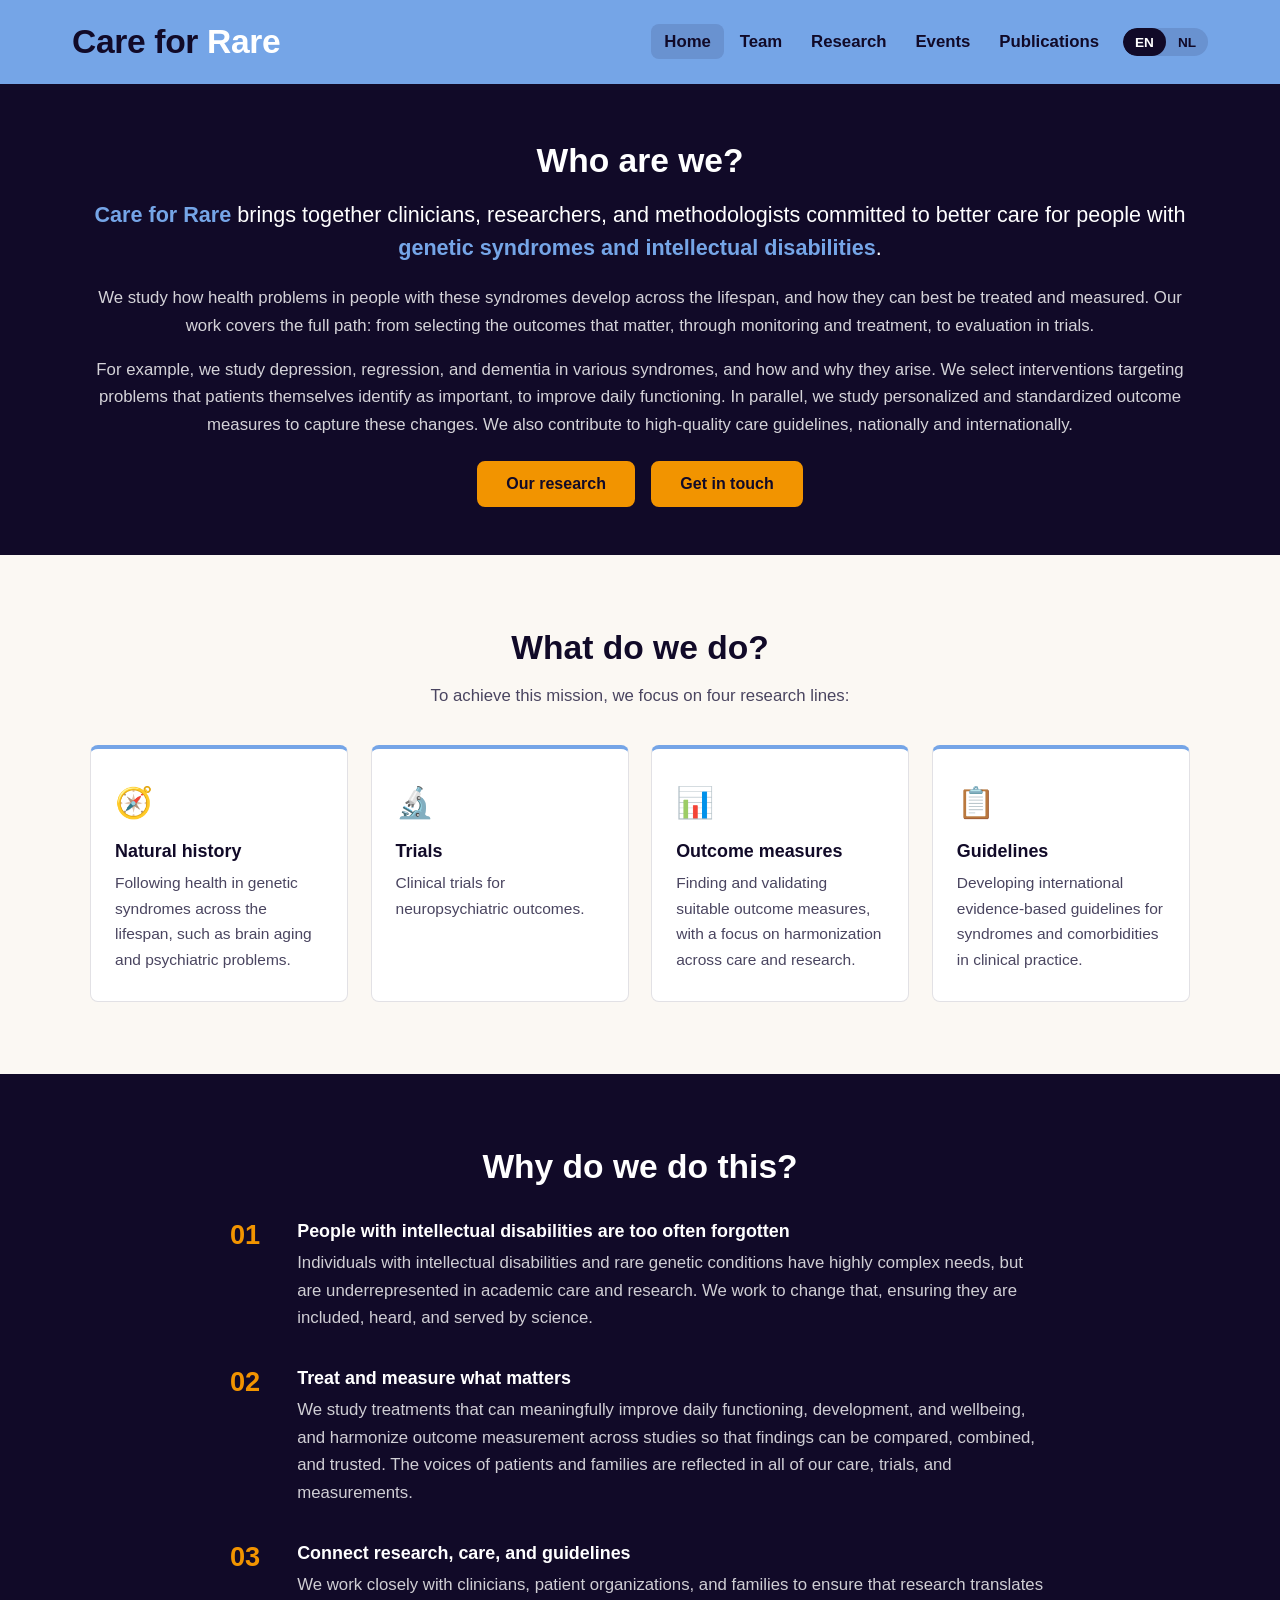
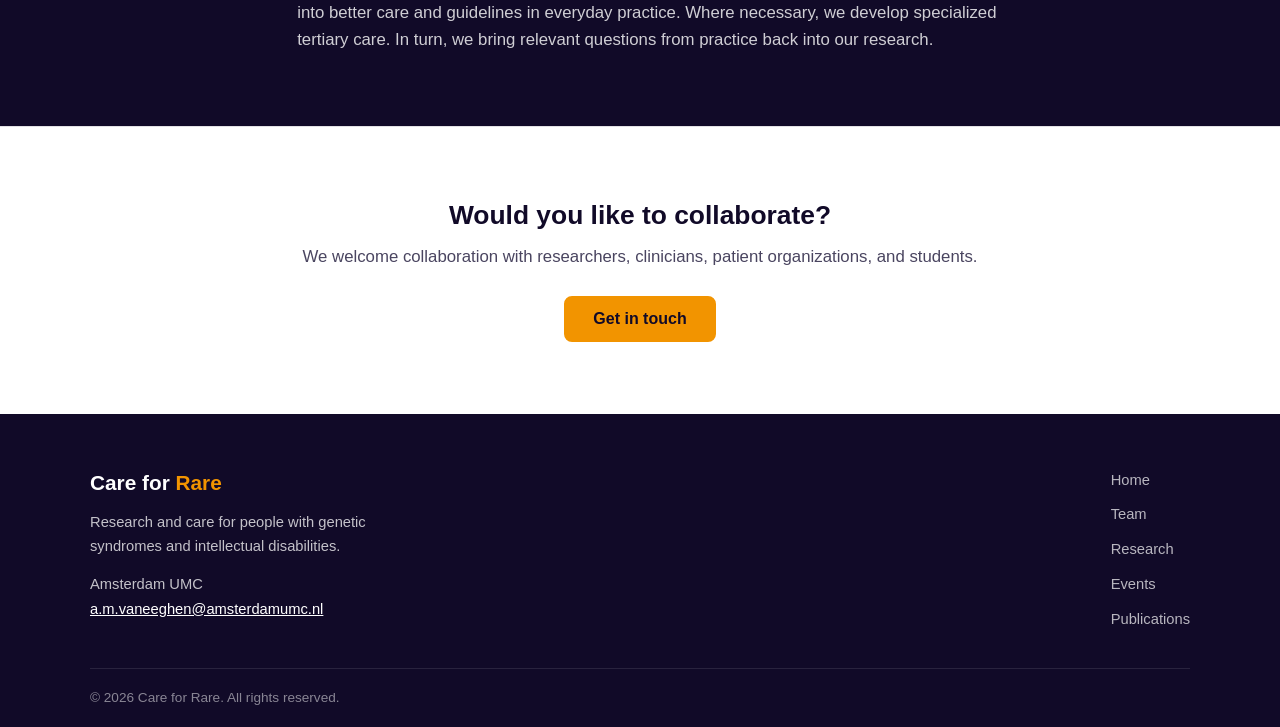
<file: index.html>
<!DOCTYPE html>
<html lang="en">
<head>
  <meta charset="UTF-8">
  <meta name="viewport" content="width=device-width, initial-scale=1.0">
  <title>Home | Care for Rare</title>
  <meta name="description" content="Research and care for people with genetic syndromes and intellectual disabilities.">
  <link rel="stylesheet" href="style.css">
</head>
<body>
  <a class="skip-link" href="#main"><span class="lang-en">Skip to content</span><span class="lang-nl">Naar de inhoud</span></a>
  <nav class="navbar" aria-label="Main">
    <div class="nav-container">
      <a href="index.html" class="nav-logo"><span class="lang-en">Care for <span class="accent">Rare</span></span><span class="lang-nl">Zorg voor <span class="accent">Zeldzaam</span></span></a>
      <ul class="nav-links">
        <li><a href="index.html" class="active" aria-current="page">Home</a></li>
        <li><a href="team.html">Team</a></li>
        <li><a href="research.html"><span class="lang-en">Research</span><span class="lang-nl">Onderzoek</span></a></li>
        <li><a href="events.html"><span class="lang-en">Events</span><span class="lang-nl">Evenementen</span></a></li>
        <li><a href="publications.html"><span class="lang-en">Publications</span><span class="lang-nl">Publicaties</span></a></li>
        <li>
          <div class="lang-switch" role="group" aria-label="Language">
            <button type="button" data-lang="en" class="active">EN</button>
            <button type="button" data-lang="nl">NL</button>
          </div>
        </li>
      </ul>
      <button class="nav-toggle" type="button" aria-label="Menu" aria-expanded="false">
        <span></span><span></span><span></span>
      </button>
    </div>
  </nav>

  <main id="main">
    <section class="hero">
      <div class="hero-content">
        <h1 class="lang-en">Who are we?</h1><h1 class="lang-nl">Wie zijn wij?</h1>
        <p class="lang-en hero-lead"><span class="hl">Care for Rare</span> brings together clinicians, researchers, and methodologists committed to better care for people with <span class="hl">genetic syndromes and intellectual disabilities</span>.</p><p class="lang-nl hero-lead"><span class="hl">Zorg voor Zeldzaam</span> brengt clinici, onderzoekers en methodologen samen die zich inzetten voor betere zorg voor mensen met <span class="hl">genetische syndromen en verstandelijke beperkingen</span>.</p>
        <p class="lang-en hero-body">We study how health problems in people with these syndromes develop across the lifespan, and how they can best be treated and measured. Our work covers the full path: from selecting the outcomes that matter, through monitoring and treatment, to evaluation in trials.</p><p class="lang-nl hero-body">Wij onderzoeken hoe gezondheidsproblemen bij mensen met deze syndromen verlopen over de levensloop, en hoe deze het beste behandeld en gemeten kunnen worden. Ons werk omvat het volledige traject: van het kiezen van belangrijke uitkomsten, via monitoring en behandeling, tot evaluatie in trials.</p>
        <p class="lang-en hero-body">For example, we study depression, regression, and dementia in various syndromes, and how and why they arise. We select interventions targeting problems that patients themselves identify as important, to improve daily functioning. In parallel, we study personalized and standardized outcome measures to capture these changes. We also contribute to high-quality care guidelines, nationally and internationally.</p><p class="lang-nl hero-body">Zo bestuderen we depressie, regressie en dementie bij diverse syndromen, en hoe en waarom deze ontstaan. We kiezen interventies gericht op problemen die patiënten zelf als belangrijk aanwijzen, om het dagelijks functioneren te verbeteren. Tegelijkertijd onderzoeken we gepersonaliseerde en gestandaardiseerde uitkomstmaten om dit goed te kunnen meten. Ook werken we mee aan goede richtlijnen voor de zorg, nationaal en internationaal.</p>
        <div class="hero-cta">
          <a href="research.html" class="btn btn-primary"><span class="lang-en">Our research</span><span class="lang-nl">Ons onderzoek</span></a>
          <a href="mailto:a.m.vaneeghen@amsterdamumc.nl" class="btn btn-ghost"><span class="lang-en">Get in touch</span><span class="lang-nl">Neem contact op</span></a>
        </div>
      </div>
    </section>

    <section class="section">
      <div class="container">
        <h2 class="lang-en section-heading">What do we do?</h2><h2 class="lang-nl section-heading">Wat doen wij?</h2>
        <p class="lang-en section-intro">To achieve this mission, we focus on four research lines:</p><p class="lang-nl section-intro">Om deze missie te bereiken, richten wij ons op vier onderzoekslijnen:</p>
        <div class="theme-grid">
          <a href="research.html#natural-history" class="theme-card">
            <span class="theme-icon" aria-hidden="true">🧭</span>
            <h3 class="lang-en">Natural history</h3><h3 class="lang-nl">Natuurlijk beloop</h3>
            <p class="lang-en">Following health in genetic syndromes across the lifespan, such as brain aging and psychiatric problems.</p><p class="lang-nl">Het volgen van de gezondheid bij syndromen over de levensloop, zoals veroudering van het brein en psychiatrische problemen.</p>
          </a>
          <a href="research.html#trials" class="theme-card">
            <span class="theme-icon" aria-hidden="true">🔬</span>
            <h3 class="lang-en">Trials</h3><h3 class="lang-nl">Trials</h3>
            <p class="lang-en">Clinical trials for neuropsychiatric outcomes.</p><p class="lang-nl">Klinische trials voor neuropsychiatrische uitkomsten.</p>
          </a>
          <a href="research.html#outcomes" class="theme-card">
            <span class="theme-icon" aria-hidden="true">📊</span>
            <h3 class="lang-en">Outcome measures</h3><h3 class="lang-nl">Uitkomstmaten</h3>
            <p class="lang-en">Finding and validating suitable outcome measures, with a focus on harmonization across care and research.</p><p class="lang-nl">Het vinden en valideren van geschikte uitkomstmaten, met focus op harmonisatie in zorg en onderzoek.</p>
          </a>
          <a href="research.html#guidelines" class="theme-card">
            <span class="theme-icon" aria-hidden="true">📋</span>
            <h3 class="lang-en">Guidelines</h3><h3 class="lang-nl">Richtlijnen</h3>
            <p class="lang-en">Developing international evidence-based guidelines for syndromes and comorbidities in clinical practice.</p><p class="lang-nl">Het ontwikkelen van internationale evidence-based richtlijnen voor syndromen en comorbiditeit in de klinische praktijk.</p>
          </a>
        </div>
      </div>
    </section>

    <section class="section section-dark">
      <div class="container narrow">
        <h2 class="lang-en section-heading">Why do we do this?</h2><h2 class="lang-nl section-heading">Waarom doen wij dit?</h2>
        <div class="mission-list">
          <div class="mission-item">
            <span class="mission-num">01</span>
            <div>
              <h3 class="lang-en">People with intellectual disabilities are too often forgotten</h3><h3 class="lang-nl">Mensen met verstandelijke beperkingen worden te vaak vergeten</h3>
              <p class="lang-en">Individuals with intellectual disabilities and rare genetic conditions have highly complex needs, but are underrepresented in academic care and research. We work to change that, ensuring they are included, heard, and served by science.</p><p class="lang-nl">Mensen met verstandelijke beperkingen en zeldzame genetische aandoeningen hebben vaak zeer complexe zorgvragen, maar zijn ondervertegenwoordigd in academische zorg en onderzoek. Wij werken eraan dit te veranderen, zodat zij worden meegenomen, gehoord en bediend door de wetenschap.</p>
            </div>
          </div>
          <div class="mission-item">
            <span class="mission-num">02</span>
            <div>
              <h3 class="lang-en">Treat and measure what matters</h3><h3 class="lang-nl">Behandelen en meten wat ertoe doet</h3>
              <p class="lang-en">We study treatments that can meaningfully improve daily functioning, development, and wellbeing, and harmonize outcome measurement across studies so that findings can be compared, combined, and trusted. The voices of patients and families are reflected in all of our care, trials, and measurements.</p><p class="lang-nl">Wij onderzoeken behandelingen die het dagelijks functioneren, de ontwikkeling en het welzijn wezenlijk kunnen verbeteren, en harmoniseren uitkomstmetingen tussen studies, zodat resultaten vergeleken, gecombineerd en vertrouwd kunnen worden. De stem van patiënten en families klinkt door in al onze zorg, trials en metingen.</p>
            </div>
          </div>
          <div class="mission-item">
            <span class="mission-num">03</span>
            <div>
              <h3 class="lang-en">Connect research, care, and guidelines</h3><h3 class="lang-nl">Onderzoek, zorg en richtlijnen verbinden</h3>
              <p class="lang-en">We work closely with clinicians, patient organizations, and families to ensure that research translates into better care and guidelines in everyday practice. Where necessary, we develop specialized tertiary care. In turn, we bring relevant questions from practice back into our research.</p><p class="lang-nl">Wij werken nauw samen met clinici, patiëntenorganisaties en families, zodat onderzoek zich vertaalt naar betere zorg en richtlijnen in de dagelijkse praktijk. Waar nodig ontwikkelen we gespecialiseerde tertiaire zorg. Andersom halen we relevante vragen op uit het veld en vertalen die naar goed onderzoek.</p>
            </div>
          </div>
        </div>
      </div>
    </section>

    <section class="cta-band">
      <div class="container">
        <h2 class="lang-en">Would you like to collaborate?</h2><h2 class="lang-nl">Interesse in samenwerking?</h2>
        <p class="lang-en">We welcome collaboration with researchers, clinicians, patient organizations, and students.</p><p class="lang-nl">Wij verwelkomen samenwerking met onderzoekers, clinici, patiëntenorganisaties en studenten.</p>
        <a href="mailto:a.m.vaneeghen@amsterdamumc.nl" class="btn btn-primary"><span class="lang-en">Get in touch</span><span class="lang-nl">Neem contact op</span></a>
      </div>
    </section>
  </main>

  <footer class="footer">
    <div class="footer-content">
      <div>
        <div class="footer-logo"><span class="lang-en">Care for <span class="accent">Rare</span></span><span class="lang-nl">Zorg voor <span class="accent">Zeldzaam</span></span></div>
        <p><span class="lang-en">Research and care for people with genetic syndromes and intellectual disabilities.</span><span class="lang-nl">Onderzoek en zorg voor mensen met genetische syndromen en verstandelijke beperkingen.</span></p>
        <p class="footer-contact">Amsterdam UMC<br><a href="mailto:a.m.vaneeghen@amsterdamumc.nl">a.m.vaneeghen@amsterdamumc.nl</a></p>
      </div>
      <ul class="footer-links">
        <li><a href="index.html">Home</a></li>
        <li><a href="team.html">Team</a></li>
        <li><a href="research.html"><span class="lang-en">Research</span><span class="lang-nl">Onderzoek</span></a></li>
        <li><a href="events.html"><span class="lang-en">Events</span><span class="lang-nl">Evenementen</span></a></li>
        <li><a href="publications.html"><span class="lang-en">Publications</span><span class="lang-nl">Publicaties</span></a></li>
      </ul>
    </div>
    <div class="footer-bottom">
      <p>&copy; 2026 <span class="lang-en">Care for Rare</span><span class="lang-nl">Zorg voor Zeldzaam</span>. <span class="lang-en">All rights reserved.</span><span class="lang-nl">Alle rechten voorbehouden.</span></p>
    </div>
  </footer>

  <script src="script.js"></script>
</body>
</html>
</file>
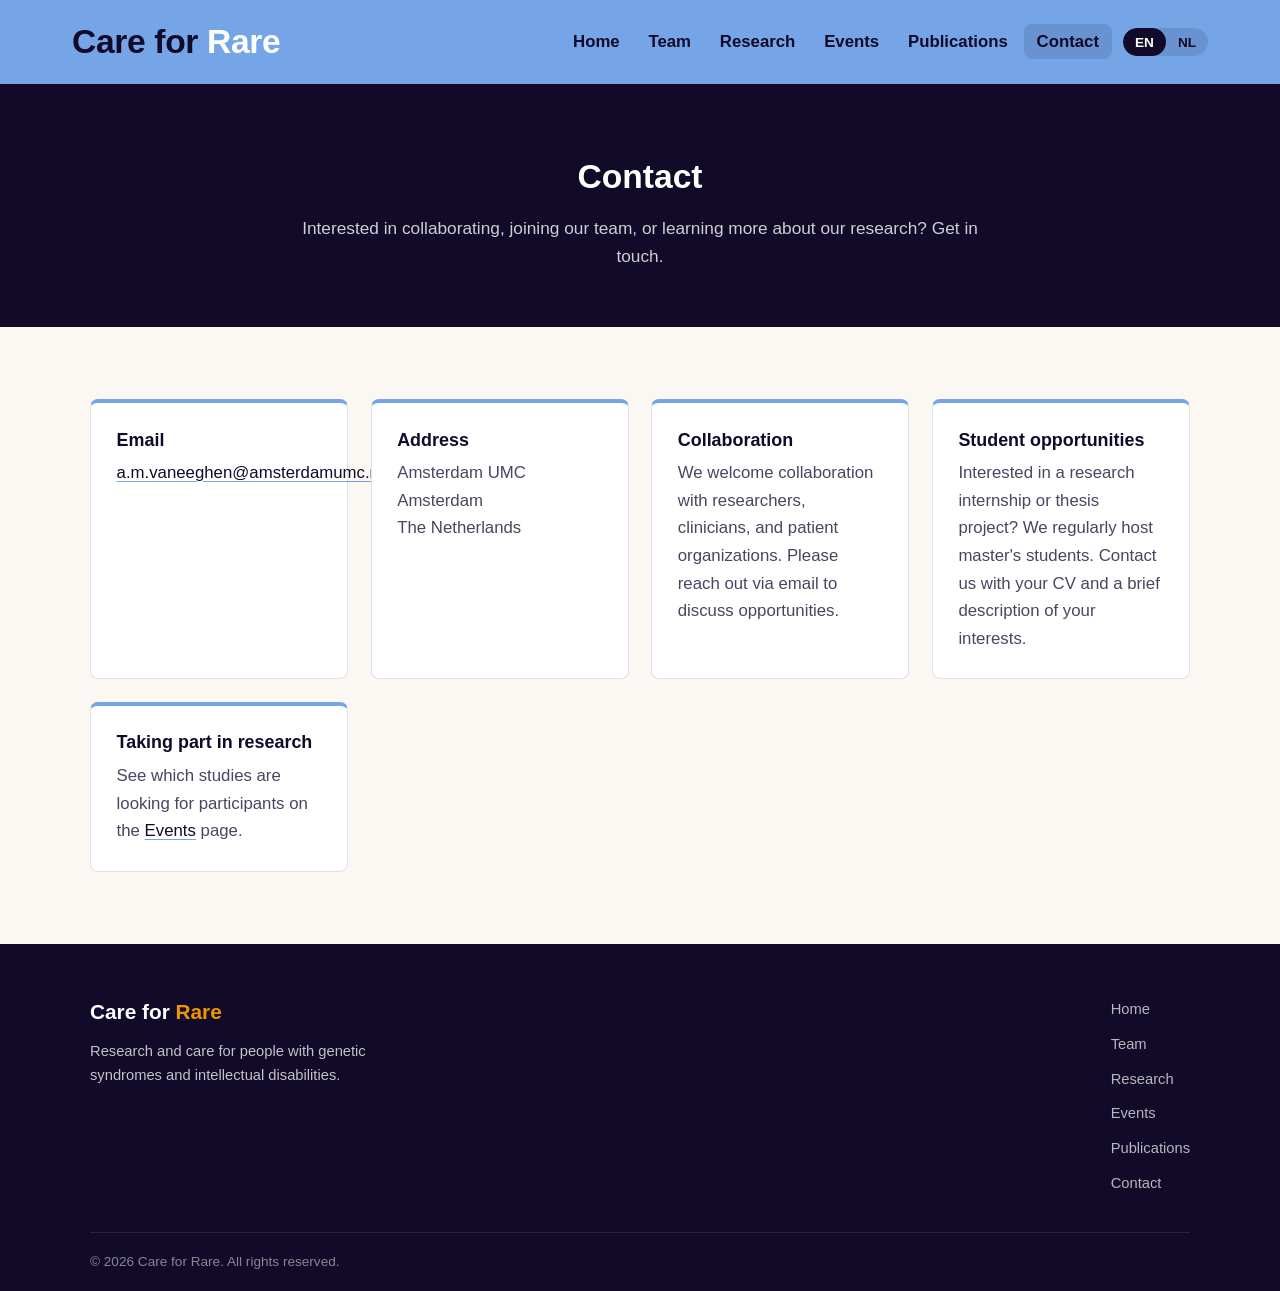
<file: contact.html>
<!DOCTYPE html>
<html lang="en">
<head>
  <meta charset="UTF-8">
  <meta name="viewport" content="width=device-width, initial-scale=1.0">
  <title>Contact | Care for Rare</title>
  <meta name="description" content="Research and care for people with genetic syndromes and intellectual disabilities.">
  <link rel="stylesheet" href="style.css">
</head>
<body>
  <a class="skip-link" href="#main"><span class="lang-en">Skip to content</span><span class="lang-nl">Naar de inhoud</span></a>
  <nav class="navbar" aria-label="Main">
    <div class="nav-container">
      <a href="index.html" class="nav-logo"><span class="lang-en">Care for <span class="accent">Rare</span></span><span class="lang-nl">Zorg voor <span class="accent">zeldzaam</span></span></a>
      <ul class="nav-links">
        <li><a href="index.html">Home</a></li>
        <li><a href="team.html">Team</a></li>
        <li><a href="research.html"><span class="lang-en">Research</span><span class="lang-nl">Onderzoek</span></a></li>
        <li><a href="events.html"><span class="lang-en">Events</span><span class="lang-nl">Evenementen</span></a></li>
        <li><a href="publications.html"><span class="lang-en">Publications</span><span class="lang-nl">Publicaties</span></a></li>
        <li><a href="contact.html" class="active" aria-current="page">Contact</a></li>
        <li>
          <div class="lang-switch" role="group" aria-label="Language">
            <button type="button" data-lang="en" class="active">EN</button>
            <button type="button" data-lang="nl">NL</button>
          </div>
        </li>
      </ul>
      <button class="nav-toggle" type="button" aria-label="Menu" aria-expanded="false">
        <span></span><span></span><span></span>
      </button>
    </div>
  </nav>

  <main id="main">
    <section class="page-hero">
      <div class="hero-content">
        <h1 class="lang-en">Contact</h1><h1 class="lang-nl">Contact</h1>
        <p class="lang-en">Interested in collaborating, joining our team, or learning more about our research? Get in touch.</p><p class="lang-nl">Geïnteresseerd in samenwerking, wilt u zich bij ons team aansluiten, of wilt u meer weten over ons onderzoek? Neem contact met ons op.</p>
      </div>
    </section>

    <section class="section">
      <div class="container">
        <div class="contact-grid">
          <div class="contact-info-block">
            <h2 class="lang-en">Email</h2><h2 class="lang-nl">E-mail</h2>
            <p><a href="mailto:a.m.vaneeghen@amsterdamumc.nl">a.m.vaneeghen@amsterdamumc.nl</a></p>
          </div>
          <div class="contact-info-block">
            <h2 class="lang-en">Address</h2><h2 class="lang-nl">Adres</h2>
            <p>Amsterdam UMC<br>Amsterdam<br><span class="lang-en">The Netherlands</span><span class="lang-nl">Nederland</span></p>
          </div>
          <div class="contact-info-block">
            <h2 class="lang-en">Collaboration</h2><h2 class="lang-nl">Samenwerking</h2>
            <p class="lang-en">We welcome collaboration with researchers, clinicians, and patient organizations. Please reach out via email to discuss opportunities.</p><p class="lang-nl">Wij verwelkomen samenwerking met onderzoekers, clinici en patiëntenorganisaties. Neem contact op via e-mail om mogelijkheden te bespreken.</p>
          </div>
          <div class="contact-info-block">
            <h2 class="lang-en">Student opportunities</h2><h2 class="lang-nl">Stageplekken</h2>
            <p class="lang-en">Interested in a research internship or thesis project? We regularly host master's students. Contact us with your CV and a brief description of your interests.</p><p class="lang-nl">Geïnteresseerd in een onderzoeksstage of afstudeerproject? Wij begeleiden regelmatig masterstudenten. Neem contact met ons op met uw cv en een korte beschrijving van uw interesses.</p>
          </div>
          <div class="contact-info-block">
            <h2 class="lang-en">Taking part in research</h2><h2 class="lang-nl">Deelnemen aan onderzoek</h2>
            <p class="lang-en">See which studies are looking for participants on the <a href="events.html">Events</a> page.</p><p class="lang-nl">Bekijk welke studies deelnemers zoeken op de pagina <a href="events.html">Evenementen</a>.</p>
          </div>
        </div>
      </div>
    </section>
  </main>

  <footer class="footer">
    <div class="footer-content">
      <div>
        <div class="footer-logo"><span class="lang-en">Care for <span class="accent">Rare</span></span><span class="lang-nl">Zorg voor <span class="accent">zeldzaam</span></span></div>
        <p><span class="lang-en">Research and care for people with genetic syndromes and intellectual disabilities.</span><span class="lang-nl">Onderzoek en zorg voor mensen met genetische syndromen en verstandelijke beperkingen.</span></p>
      </div>
      <ul class="footer-links">
        <li><a href="index.html">Home</a></li>
        <li><a href="team.html">Team</a></li>
        <li><a href="research.html"><span class="lang-en">Research</span><span class="lang-nl">Onderzoek</span></a></li>
        <li><a href="events.html"><span class="lang-en">Events</span><span class="lang-nl">Evenementen</span></a></li>
        <li><a href="publications.html"><span class="lang-en">Publications</span><span class="lang-nl">Publicaties</span></a></li>
        <li><a href="contact.html">Contact</a></li>
      </ul>
    </div>
    <div class="footer-bottom">
      <p>&copy; 2026 <span class="lang-en">Care for Rare</span><span class="lang-nl">Zorg voor zeldzaam</span>. <span class="lang-en">All rights reserved.</span><span class="lang-nl">Alle rechten voorbehouden.</span></p>
    </div>
  </footer>

  <script src="script.js"></script>
</body>
</html>
</file>
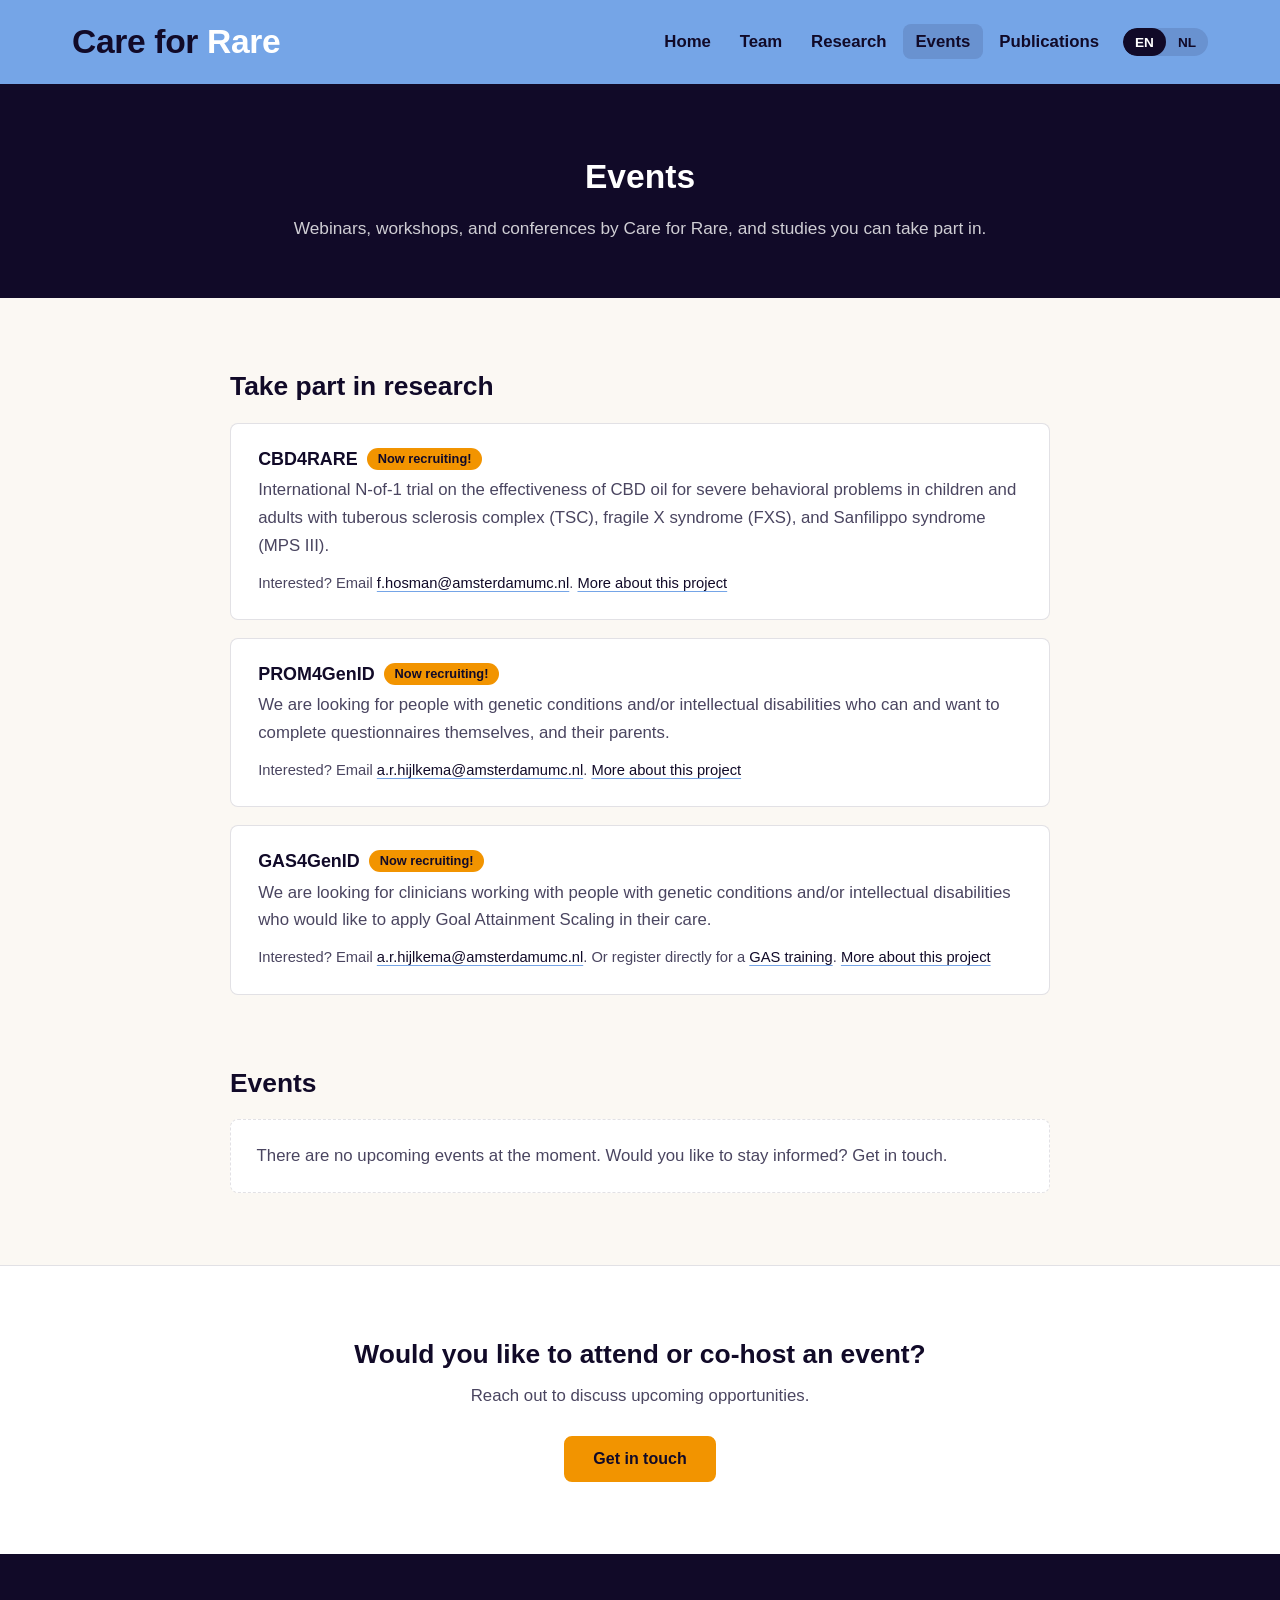
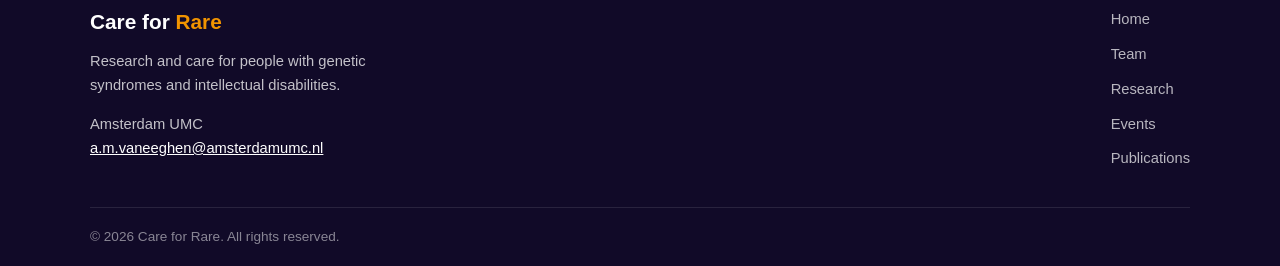
<file: events.html>
<!DOCTYPE html>
<html lang="en">
<head>
  <meta charset="UTF-8">
  <meta name="viewport" content="width=device-width, initial-scale=1.0">
  <title>Events | Care for Rare</title>
  <meta name="description" content="Research and care for people with genetic syndromes and intellectual disabilities.">
  <link rel="stylesheet" href="style.css">
</head>
<body>
  <a class="skip-link" href="#main"><span class="lang-en">Skip to content</span><span class="lang-nl">Naar de inhoud</span></a>
  <nav class="navbar" aria-label="Main">
    <div class="nav-container">
      <a href="index.html" class="nav-logo"><span class="lang-en">Care for <span class="accent">Rare</span></span><span class="lang-nl">Zorg voor <span class="accent">Zeldzaam</span></span></a>
      <ul class="nav-links">
        <li><a href="index.html">Home</a></li>
        <li><a href="team.html">Team</a></li>
        <li><a href="research.html"><span class="lang-en">Research</span><span class="lang-nl">Onderzoek</span></a></li>
        <li><a href="events.html" class="active" aria-current="page"><span class="lang-en">Events</span><span class="lang-nl">Evenementen</span></a></li>
        <li><a href="publications.html"><span class="lang-en">Publications</span><span class="lang-nl">Publicaties</span></a></li>
        <li>
          <div class="lang-switch" role="group" aria-label="Language">
            <button type="button" data-lang="en" class="active">EN</button>
            <button type="button" data-lang="nl">NL</button>
          </div>
        </li>
      </ul>
      <button class="nav-toggle" type="button" aria-label="Menu" aria-expanded="false">
        <span></span><span></span><span></span>
      </button>
    </div>
  </nav>

  <main id="main">
    <section class="page-hero">
      <div class="hero-content">
        <h1 class="lang-en">Events</h1><h1 class="lang-nl">Evenementen</h1>
        <p class="lang-en">Webinars, workshops, and conferences by Care for Rare, and studies you can take part in.</p><p class="lang-nl">Webinars, workshops en congressen van Zorg voor Zeldzaam, en studies waaraan u kunt deelnemen.</p>
      </div>
    </section>

    <section class="section">
      <div class="container narrow">
        <h2 class="lang-en section-title">Take part in research</h2><h2 class="lang-nl section-title">Doe mee aan onderzoek</h2>
        <div class="event-list">
          <article class="event-card">
            <h3>CBD4RARE <a class="badge" href="mailto:f.hosman@amsterdamumc.nl"><span class="lang-en">Now recruiting!</span><span class="lang-nl">Deelnemers gezocht!</span></a></h3>
            <p class="lang-en">International N-of-1 trial on the effectiveness of CBD oil for severe behavioral problems in children and adults with tuberous sclerosis complex (TSC), fragile X syndrome (FXS), and Sanfilippo syndrome (MPS III).</p><p class="lang-nl">Internationale N-of-1-trial naar de effectiviteit van CBD-olie bij ernstige gedragsproblemen bij kinderen en volwassenen met tubereuze sclerose complex (TSC), fragiele-X-syndroom (FXS) en de ziekte van Sanfilippo (MPS III).</p>
            <p class="project-meta"><span class="lang-en">Interested? Email</span><span class="lang-nl">Geïnteresseerd? Mail naar</span> <a href="mailto:f.hosman@amsterdamumc.nl">f.hosman@amsterdamumc.nl</a>. <a href="research.html#cbd4rare"><span class="lang-en">More about this project</span><span class="lang-nl">Meer over dit project</span></a></p>
          </article>
          <article class="event-card">
            <h3>PROM4GenID <a class="badge" href="mailto:a.r.hijlkema@amsterdamumc.nl"><span class="lang-en">Now recruiting!</span><span class="lang-nl">Deelnemers gezocht!</span></a></h3>
            <p class="lang-en">We are looking for people with genetic conditions and/or intellectual disabilities who can and want to complete questionnaires themselves, and their parents.</p><p class="lang-nl">We zoeken mensen met genetische aandoeningen en/of verstandelijke beperkingen die zelf vragenlijsten kunnen en willen invullen, en hun ouders.</p>
            <p class="project-meta"><span class="lang-en">Interested? Email</span><span class="lang-nl">Geïnteresseerd? Mail naar</span> <a href="mailto:a.r.hijlkema@amsterdamumc.nl">a.r.hijlkema@amsterdamumc.nl</a>. <a href="research.html#prom4genid"><span class="lang-en">More about this project</span><span class="lang-nl">Meer over dit project</span></a></p>
          </article>
          <article class="event-card">
            <h3>GAS4GenID <a class="badge" href="mailto:a.r.hijlkema@amsterdamumc.nl"><span class="lang-en">Now recruiting!</span><span class="lang-nl">Deelnemers gezocht!</span></a></h3>
            <p class="lang-en">We are looking for clinicians working with people with genetic conditions and/or intellectual disabilities who would like to apply Goal Attainment Scaling in their care.</p><p class="lang-nl">We zoeken behandelaren van mensen met genetische aandoeningen en/of verstandelijke beperkingen die Goal Attainment Scaling willen toepassen in hun zorg.</p>
            <p class="project-meta"><span class="lang-en">Interested? Email</span><span class="lang-nl">Geïnteresseerd? Mail naar</span> <a href="mailto:a.r.hijlkema@amsterdamumc.nl">a.r.hijlkema@amsterdamumc.nl</a>. <span class="lang-en">Or register directly for a <a href="https://docs.google.com/forms/d/e/1FAIpQLSf6fHL5oE_tMy2MAKx-n8WrAWSCzY--3ayFA-CavqtNm0Iing/viewform" target="_blank" rel="noopener">GAS training</a></span><span class="lang-nl">Of meld u direct aan voor een <a href="https://docs.google.com/forms/d/e/1FAIpQLSf6fHL5oE_tMy2MAKx-n8WrAWSCzY--3ayFA-CavqtNm0Iing/viewform" target="_blank" rel="noopener">GAS-training</a></span>. <a href="research.html#gas4genid"><span class="lang-en">More about this project</span><span class="lang-nl">Meer over dit project</span></a></p>
          </article>
        </div>
      </div>
    </section>

    <section class="section section-tight">
      <div class="container narrow">
        <h2 class="lang-en section-title">Events</h2><h2 class="lang-nl section-title">Evenementen</h2>
        <div class="event-list" id="upcoming-events">
          <article class="event-card" data-end="2026-11-03T18:00">
            <p class="event-date"><span class="lang-en">Tuesday 3 November 2026, 5:00 to 6:00 pm</span><span class="lang-nl">dinsdag 3 november 2026, 17.00 tot 18.00 uur</span></p>
            <h3><span class="lang-en">GAS training for clinicians</span><span class="lang-nl">GAS-training voor behandelaren</span> <span class="event-tag">Training</span></h3>
            <p class="lang-en">Training in Goal Attainment Scaling (GAS) for clinicians who would like to take part in the GAS4GenID study. With GAS, you set personal goals together with the patient and caregiver, and measure after treatment to what extent they have been achieved.</p><p class="lang-nl">Training in Goal Attainment Scaling (GAS) voor behandelaren die willen meedoen aan het GAS4GenID-onderzoek. Met GAS stelt u samen met patiënt en verzorger persoonlijke doelen op, en meet u na de behandeling in hoeverre deze zijn bereikt.</p>
            <p class="project-meta"><a class="btn btn-primary btn-small" href="https://docs.google.com/forms/d/e/1FAIpQLSf6fHL5oE_tMy2MAKx-n8WrAWSCzY--3ayFA-CavqtNm0Iing/viewform" target="_blank" rel="noopener"><span class="lang-en">Register</span><span class="lang-nl">Aanmelden</span></a> <a href="research.html#gas4genid"><span class="lang-en">More about GAS4GenID</span><span class="lang-nl">Meer over GAS4GenID</span></a></p>
          </article>
          <article class="event-card" data-end="2026-11-11T13:00">
            <p class="event-date"><span class="lang-en">Wednesday 11 November 2026, 12:00 to 1:00 pm</span><span class="lang-nl">woensdag 11 november 2026, 12.00 tot 13.00 uur</span></p>
            <h3><span class="lang-en">GAS training for clinicians</span><span class="lang-nl">GAS-training voor behandelaren</span> <span class="event-tag">Training</span></h3>
            <p class="lang-en">Training in Goal Attainment Scaling (GAS) for clinicians who would like to take part in the GAS4GenID study. With GAS, you set personal goals together with the patient and caregiver, and measure after treatment to what extent they have been achieved.</p><p class="lang-nl">Training in Goal Attainment Scaling (GAS) voor behandelaren die willen meedoen aan het GAS4GenID-onderzoek. Met GAS stelt u samen met patiënt en verzorger persoonlijke doelen op, en meet u na de behandeling in hoeverre deze zijn bereikt.</p>
            <p class="project-meta"><a class="btn btn-primary btn-small" href="https://docs.google.com/forms/d/e/1FAIpQLSf6fHL5oE_tMy2MAKx-n8WrAWSCzY--3ayFA-CavqtNm0Iing/viewform" target="_blank" rel="noopener"><span class="lang-en">Register</span><span class="lang-nl">Aanmelden</span></a> <a href="research.html#gas4genid"><span class="lang-en">More about GAS4GenID</span><span class="lang-nl">Meer over GAS4GenID</span></a></p>
          </article>
          <article class="event-card" data-end="2026-11-23T17:30">
            <p class="event-date"><span class="lang-en">Monday 23 November 2026, 4:30 to 5:30 pm</span><span class="lang-nl">maandag 23 november 2026, 16.30 tot 17.30 uur</span></p>
            <h3><span class="lang-en">GAS training for clinicians</span><span class="lang-nl">GAS-training voor behandelaren</span> <span class="event-tag">Training</span></h3>
            <p class="lang-en">Training in Goal Attainment Scaling (GAS) for clinicians who would like to take part in the GAS4GenID study. With GAS, you set personal goals together with the patient and caregiver, and measure after treatment to what extent they have been achieved.</p><p class="lang-nl">Training in Goal Attainment Scaling (GAS) voor behandelaren die willen meedoen aan het GAS4GenID-onderzoek. Met GAS stelt u samen met patiënt en verzorger persoonlijke doelen op, en meet u na de behandeling in hoeverre deze zijn bereikt.</p>
            <p class="project-meta"><a class="btn btn-primary btn-small" href="https://docs.google.com/forms/d/e/1FAIpQLSf6fHL5oE_tMy2MAKx-n8WrAWSCzY--3ayFA-CavqtNm0Iing/viewform" target="_blank" rel="noopener"><span class="lang-en">Register</span><span class="lang-nl">Aanmelden</span></a> <a href="research.html#gas4genid"><span class="lang-en">More about GAS4GenID</span><span class="lang-nl">Meer over GAS4GenID</span></a></p>
          </article>
          <article class="event-card" data-end="2026-12-01T13:00">
            <p class="event-date"><span class="lang-en">Tuesday 1 December 2026, 12:00 to 1:00 pm</span><span class="lang-nl">dinsdag 1 december 2026, 12.00 tot 13.00 uur</span></p>
            <h3><span class="lang-en">GAS training for clinicians</span><span class="lang-nl">GAS-training voor behandelaren</span> <span class="event-tag">Training</span></h3>
            <p class="lang-en">Training in Goal Attainment Scaling (GAS) for clinicians who would like to take part in the GAS4GenID study. With GAS, you set personal goals together with the patient and caregiver, and measure after treatment to what extent they have been achieved.</p><p class="lang-nl">Training in Goal Attainment Scaling (GAS) voor behandelaren die willen meedoen aan het GAS4GenID-onderzoek. Met GAS stelt u samen met patiënt en verzorger persoonlijke doelen op, en meet u na de behandeling in hoeverre deze zijn bereikt.</p>
            <p class="project-meta"><a class="btn btn-primary btn-small" href="https://docs.google.com/forms/d/e/1FAIpQLSf6fHL5oE_tMy2MAKx-n8WrAWSCzY--3ayFA-CavqtNm0Iing/viewform" target="_blank" rel="noopener"><span class="lang-en">Register</span><span class="lang-nl">Aanmelden</span></a> <a href="research.html#gas4genid"><span class="lang-en">More about GAS4GenID</span><span class="lang-nl">Meer over GAS4GenID</span></a></p>
          </article>
        </div>
        <div class="no-events"><p class="lang-en empty-state">There are no upcoming events at the moment. Would you like to stay informed? Get in touch.</p><p class="lang-nl empty-state">Er staan op dit moment geen evenementen gepland. Wilt u op de hoogte blijven? Neem contact met ons op.</p></div>
      </div>
    </section>

    <section class="cta-band">
      <div class="container">
        <h2 class="lang-en">Would you like to attend or co-host an event?</h2><h2 class="lang-nl">Wilt u een evenement bijwonen of mede-organiseren?</h2>
        <p class="lang-en">Reach out to discuss upcoming opportunities.</p><p class="lang-nl">Neem contact op om mogelijkheden te bespreken.</p>
        <a href="mailto:a.m.vaneeghen@amsterdamumc.nl" class="btn btn-primary"><span class="lang-en">Get in touch</span><span class="lang-nl">Neem contact op</span></a>
      </div>
    </section>
  </main>

  <footer class="footer">
    <div class="footer-content">
      <div>
        <div class="footer-logo"><span class="lang-en">Care for <span class="accent">Rare</span></span><span class="lang-nl">Zorg voor <span class="accent">Zeldzaam</span></span></div>
        <p><span class="lang-en">Research and care for people with genetic syndromes and intellectual disabilities.</span><span class="lang-nl">Onderzoek en zorg voor mensen met genetische syndromen en verstandelijke beperkingen.</span></p>
        <p class="footer-contact">Amsterdam UMC<br><a href="mailto:a.m.vaneeghen@amsterdamumc.nl">a.m.vaneeghen@amsterdamumc.nl</a></p>
      </div>
      <ul class="footer-links">
        <li><a href="index.html">Home</a></li>
        <li><a href="team.html">Team</a></li>
        <li><a href="research.html"><span class="lang-en">Research</span><span class="lang-nl">Onderzoek</span></a></li>
        <li><a href="events.html"><span class="lang-en">Events</span><span class="lang-nl">Evenementen</span></a></li>
        <li><a href="publications.html"><span class="lang-en">Publications</span><span class="lang-nl">Publicaties</span></a></li>
      </ul>
    </div>
    <div class="footer-bottom">
      <p>&copy; 2026 <span class="lang-en">Care for Rare</span><span class="lang-nl">Zorg voor Zeldzaam</span>. <span class="lang-en">All rights reserved.</span><span class="lang-nl">Alle rechten voorbehouden.</span></p>
    </div>
  </footer>

  <script src="script.js"></script>
</body>
</html>
</file>
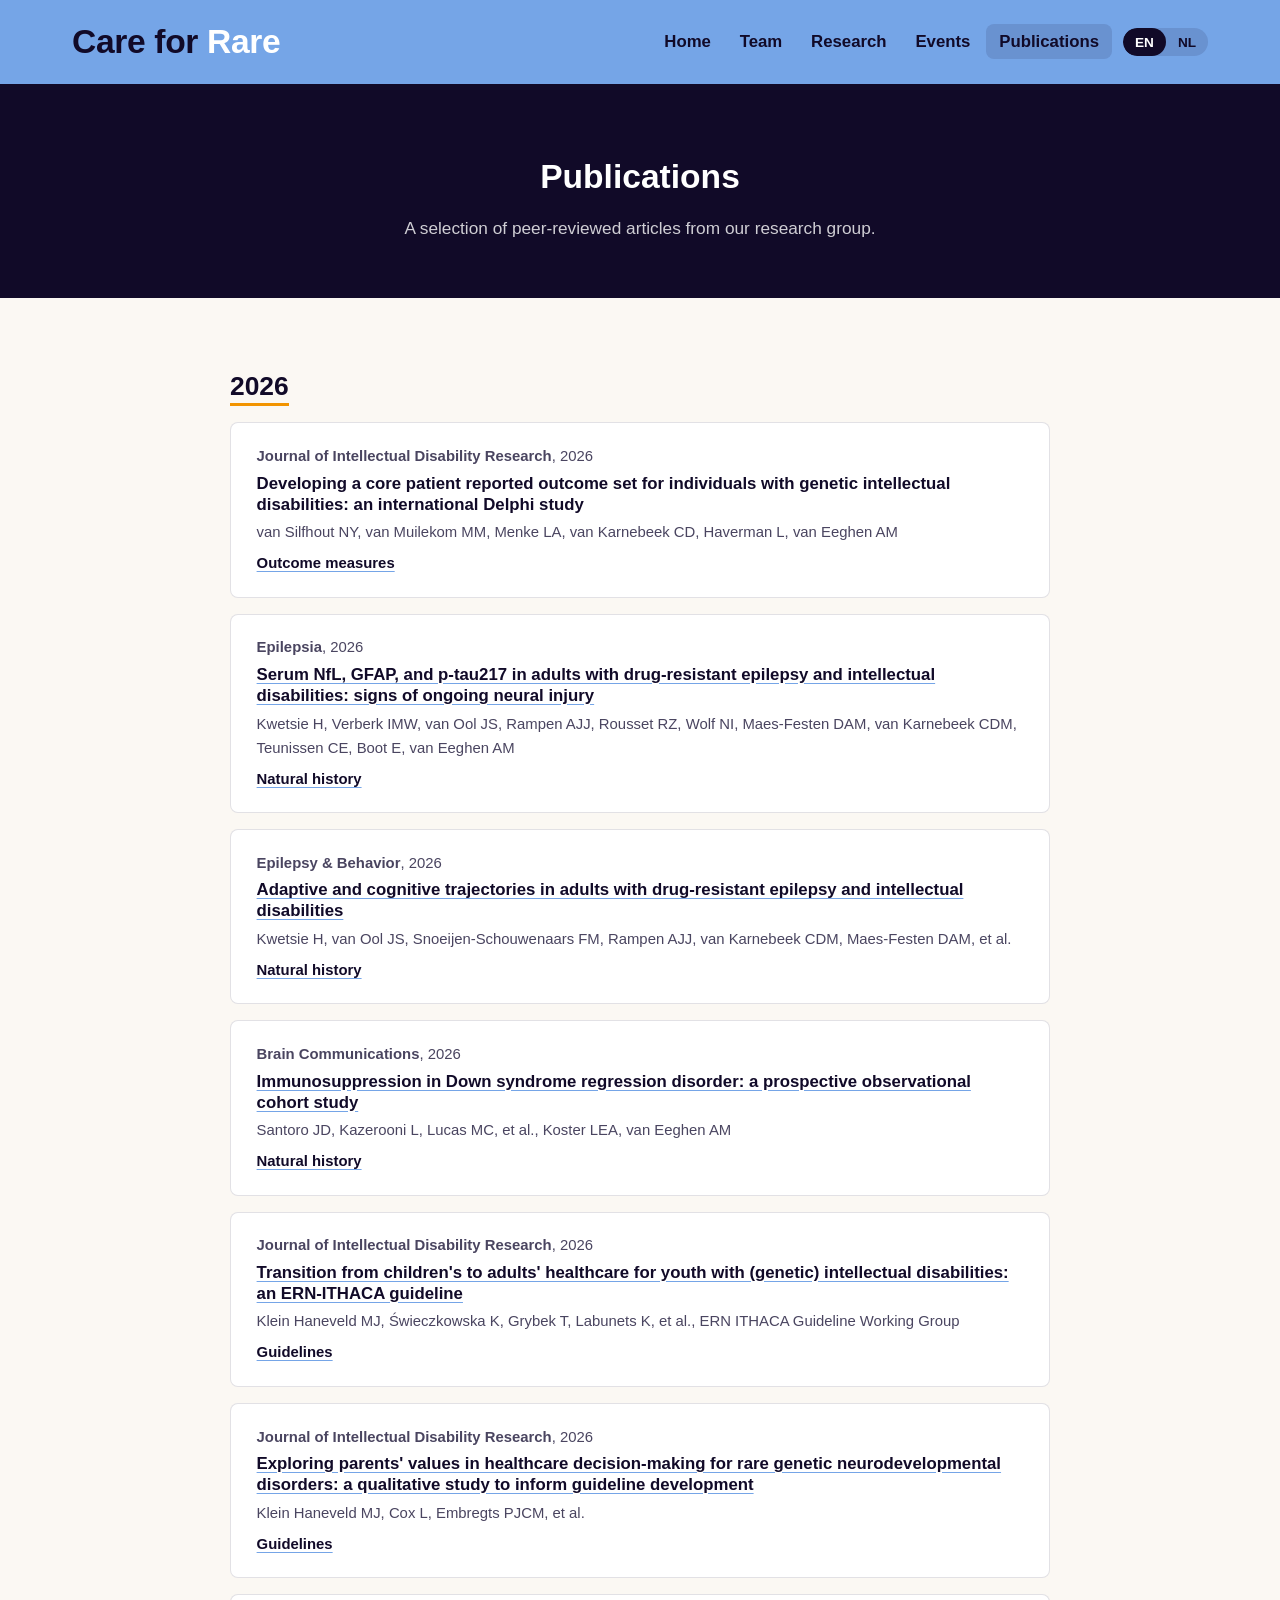
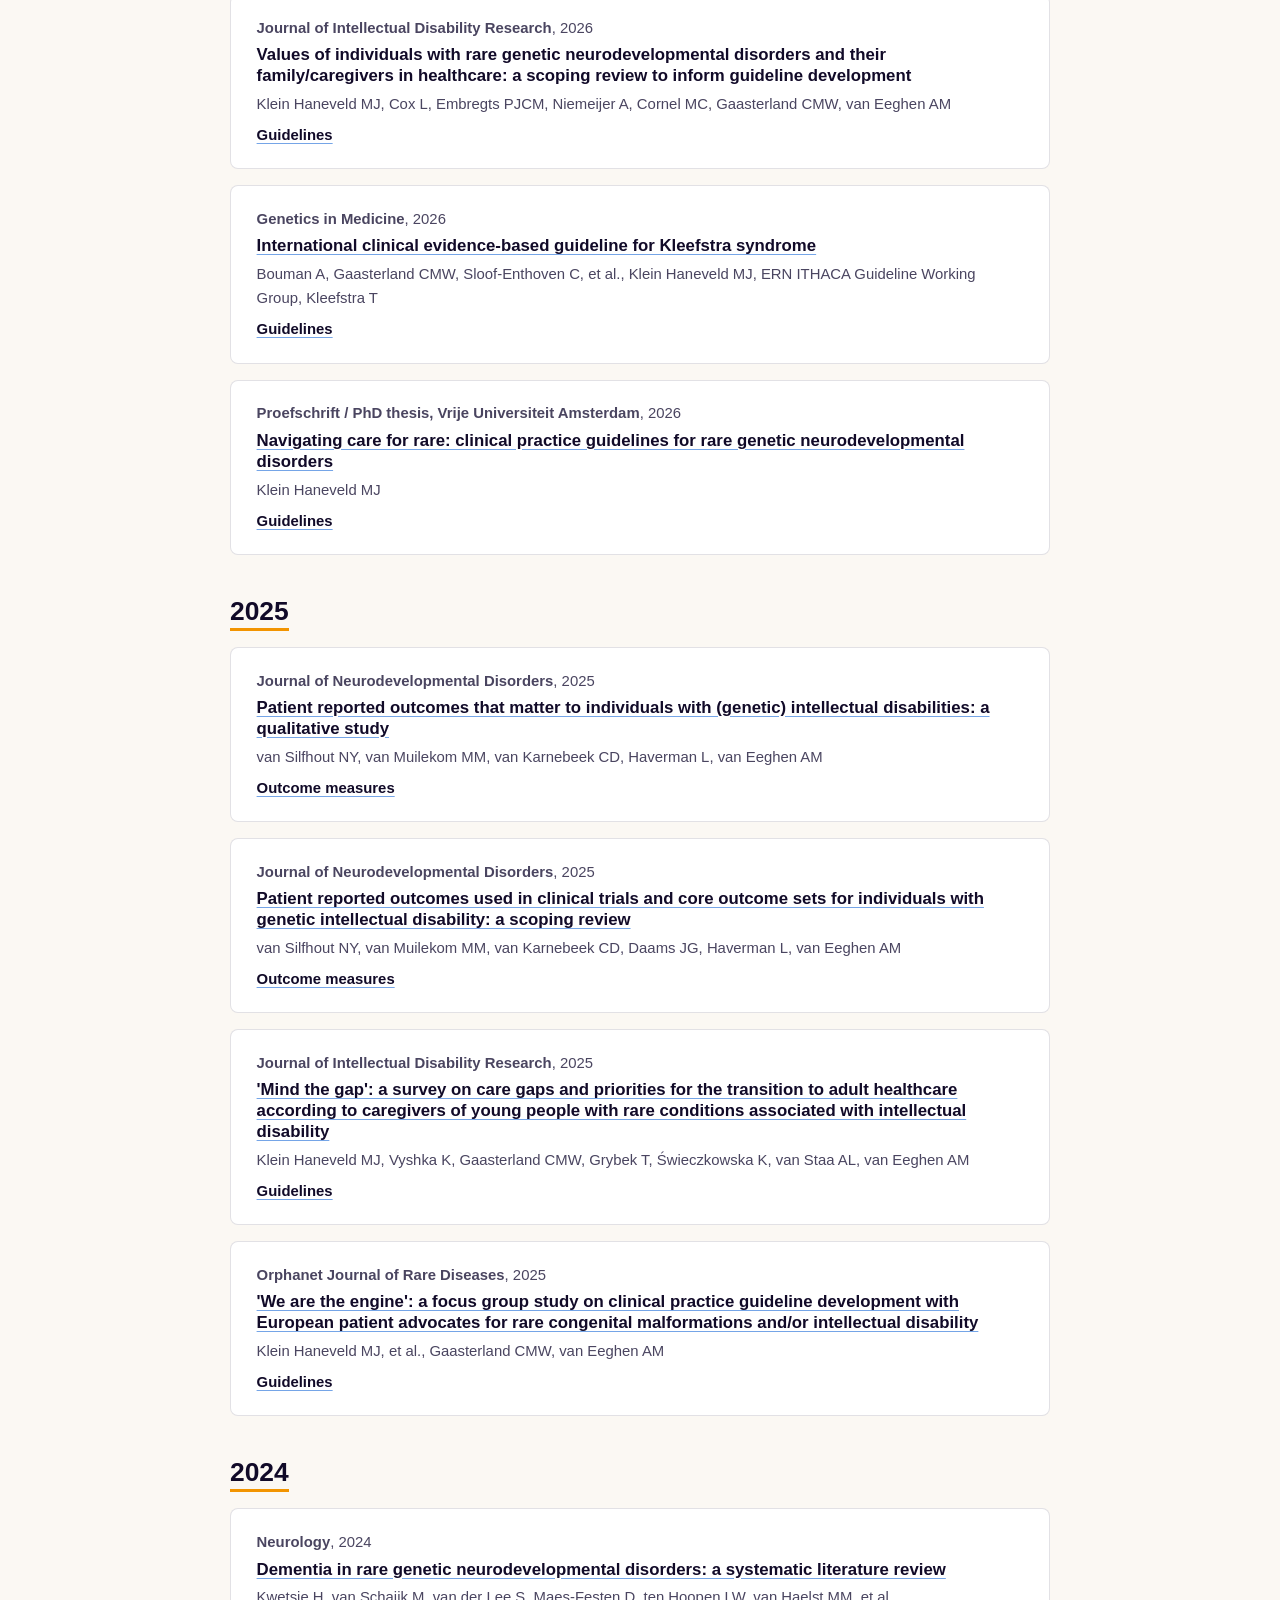
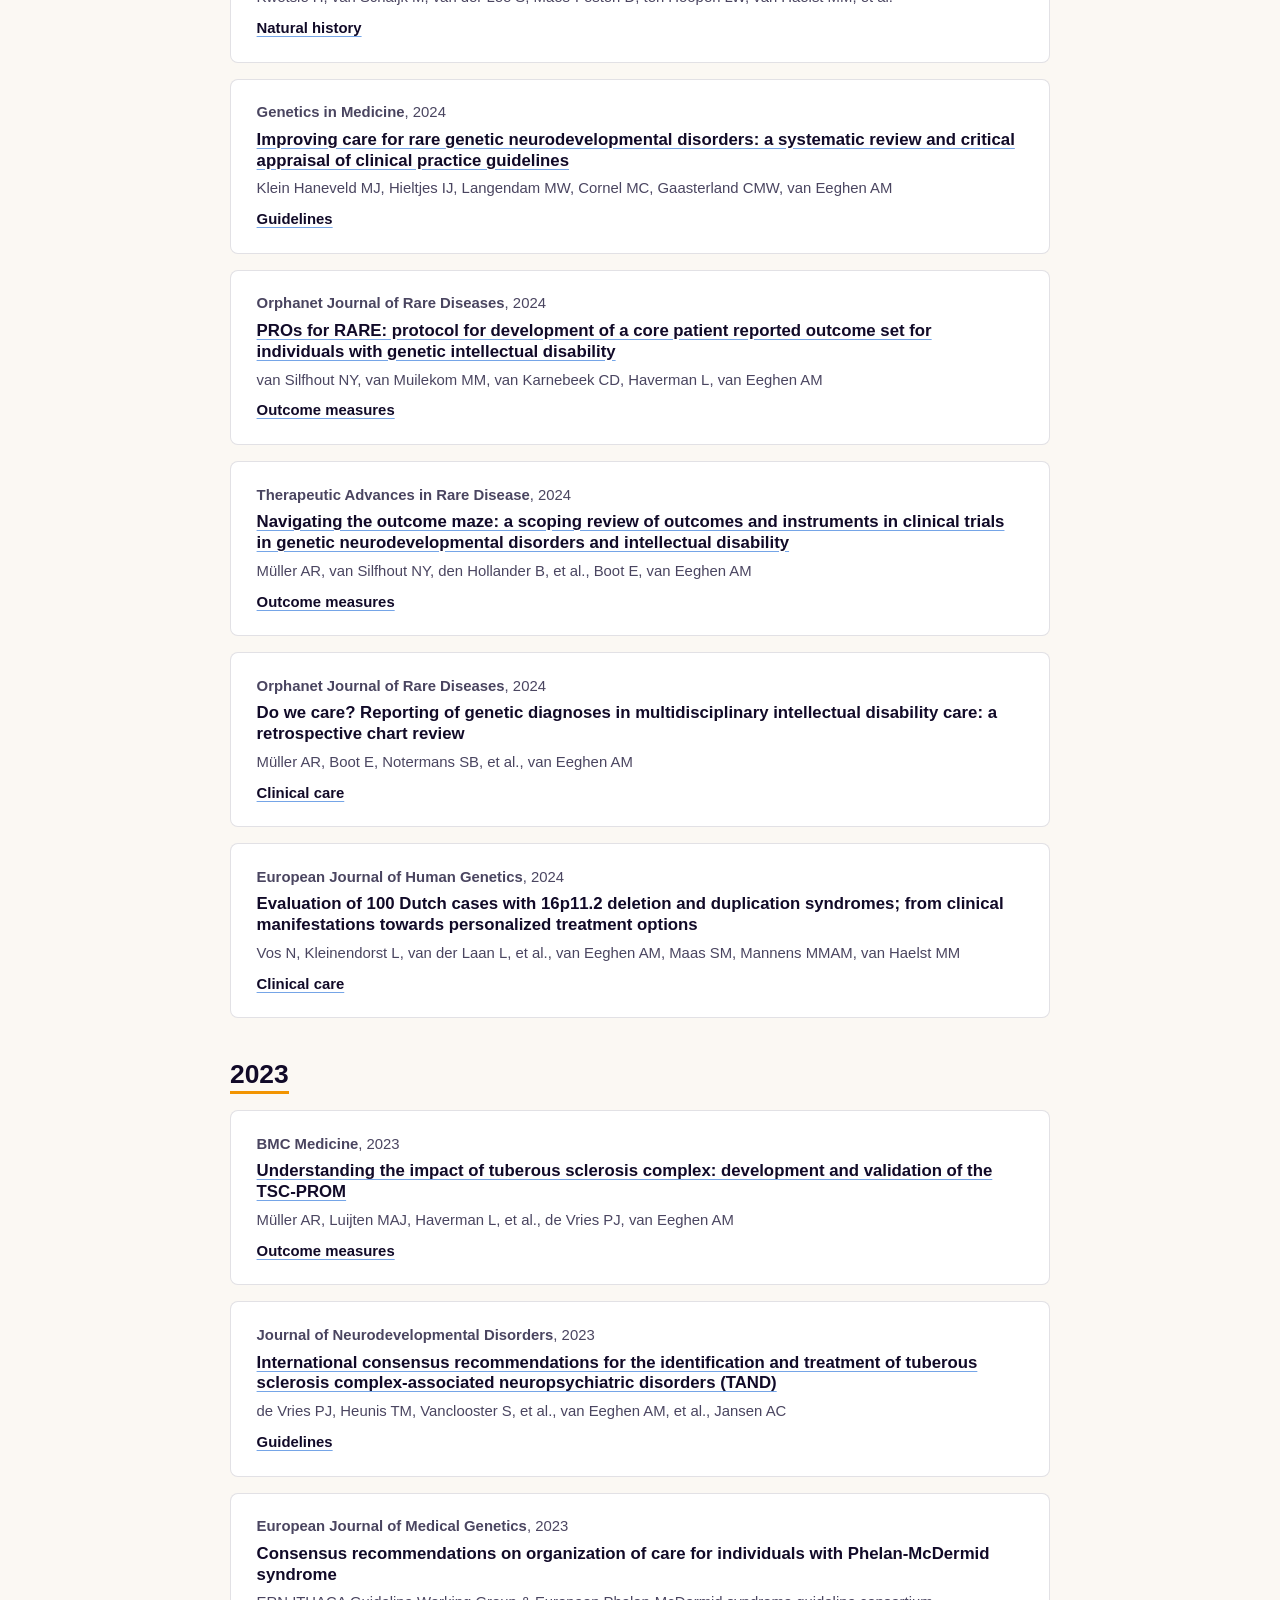
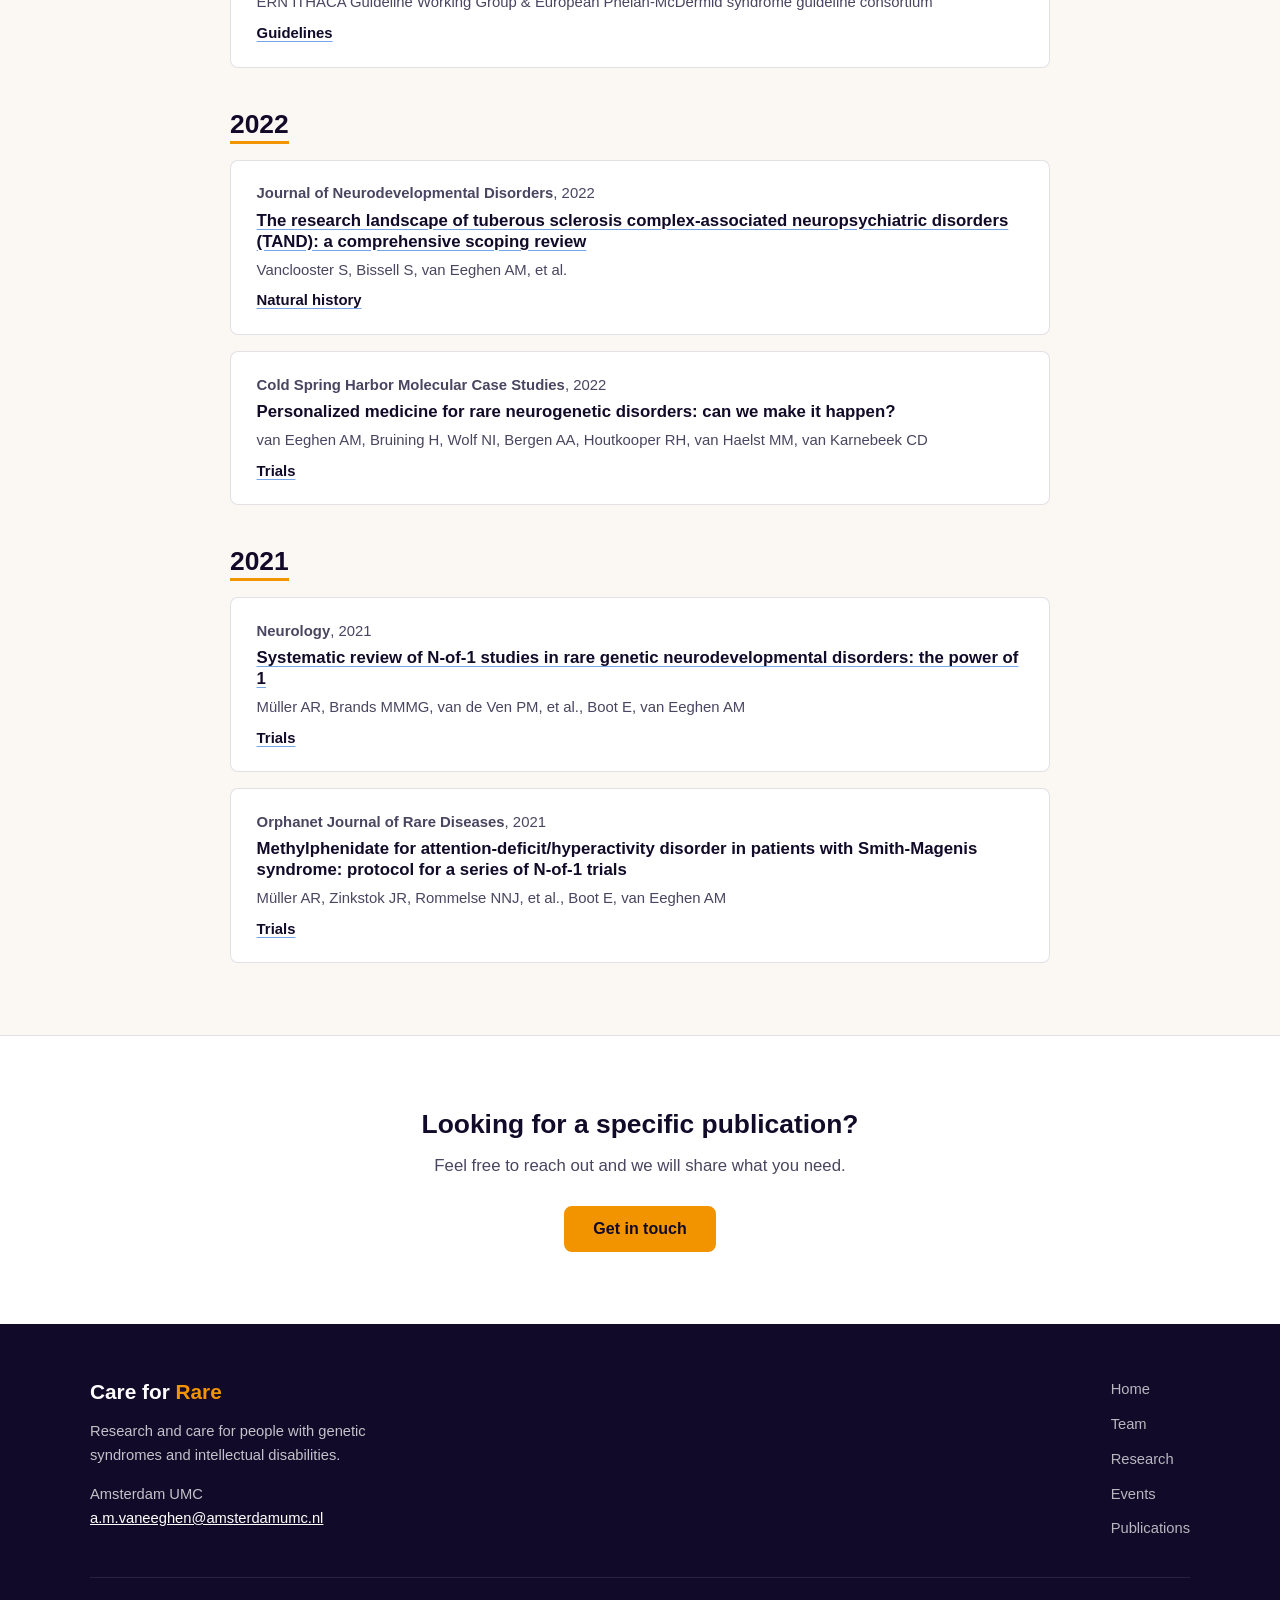
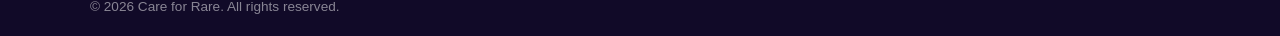
<file: publications.html>
<!DOCTYPE html>
<html lang="en">
<head>
  <meta charset="UTF-8">
  <meta name="viewport" content="width=device-width, initial-scale=1.0">
  <title>Publications | Care for Rare</title>
  <meta name="description" content="Research and care for people with genetic syndromes and intellectual disabilities.">
  <link rel="stylesheet" href="style.css">
</head>
<body>
  <a class="skip-link" href="#main"><span class="lang-en">Skip to content</span><span class="lang-nl">Naar de inhoud</span></a>
  <nav class="navbar" aria-label="Main">
    <div class="nav-container">
      <a href="index.html" class="nav-logo"><span class="lang-en">Care for <span class="accent">Rare</span></span><span class="lang-nl">Zorg voor <span class="accent">Zeldzaam</span></span></a>
      <ul class="nav-links">
        <li><a href="index.html">Home</a></li>
        <li><a href="team.html">Team</a></li>
        <li><a href="research.html"><span class="lang-en">Research</span><span class="lang-nl">Onderzoek</span></a></li>
        <li><a href="events.html"><span class="lang-en">Events</span><span class="lang-nl">Evenementen</span></a></li>
        <li><a href="publications.html" class="active" aria-current="page"><span class="lang-en">Publications</span><span class="lang-nl">Publicaties</span></a></li>
        <li>
          <div class="lang-switch" role="group" aria-label="Language">
            <button type="button" data-lang="en" class="active">EN</button>
            <button type="button" data-lang="nl">NL</button>
          </div>
        </li>
      </ul>
      <button class="nav-toggle" type="button" aria-label="Menu" aria-expanded="false">
        <span></span><span></span><span></span>
      </button>
    </div>
  </nav>

  <main id="main">
    <section class="page-hero">
      <div class="hero-content">
        <h1 class="lang-en">Publications</h1><h1 class="lang-nl">Publicaties</h1>
        <p class="lang-en">A selection of peer-reviewed articles from our research group.</p><p class="lang-nl">Een selectie van peer-reviewed artikelen van onze onderzoeksgroep.</p>
      </div>
    </section>

    <section class="section">
      <div class="container narrow">
        <h2 class="year">2026</h2>
        <div class="pub-list">
          <article class="pub-card">
            <p class="pub-meta"><span class="pub-journal">Journal of Intellectual Disability Research</span>, 2026</p>
            <h3>Developing a core patient reported outcome set for individuals with genetic intellectual disabilities: an international Delphi study</h3>
            <p>van Silfhout NY, van Muilekom MM, Menke LA, van Karnebeek CD, Haverman L, van Eeghen AM</p>
            <p class="pub-project"><a href="research.html#outcomes"><span class="lang-en">Outcome measures</span><span class="lang-nl">Uitkomstmaten</span></a></p>
          </article>
          <article class="pub-card">
            <p class="pub-meta"><span class="pub-journal">Epilepsia</span>, 2026</p>
            <h3><a href="https://doi.org/10.1002/epi.70218" target="_blank" rel="noopener">Serum NfL, GFAP, and p-tau217 in adults with drug-resistant epilepsy and intellectual disabilities: signs of ongoing neural injury</a></h3>
            <p>Kwetsie H, Verberk IMW, van Ool JS, Rampen AJJ, Rousset RZ, Wolf NI, Maes-Festen DAM, van Karnebeek CDM, Teunissen CE, Boot E, van Eeghen AM</p>
            <p class="pub-project"><a href="research.html#natural-history"><span class="lang-en">Natural history</span><span class="lang-nl">Natuurlijk beloop</span></a></p>
          </article>
          <article class="pub-card">
            <p class="pub-meta"><span class="pub-journal">Epilepsy & Behavior</span>, 2026</p>
            <h3><a href="https://doi.org/10.1016/j.yebeh.2026.110985" target="_blank" rel="noopener">Adaptive and cognitive trajectories in adults with drug-resistant epilepsy and intellectual disabilities</a></h3>
            <p>Kwetsie H, van Ool JS, Snoeijen-Schouwenaars FM, Rampen AJJ, van Karnebeek CDM, Maes-Festen DAM, et al.</p>
            <p class="pub-project"><a href="research.html#natural-history"><span class="lang-en">Natural history</span><span class="lang-nl">Natuurlijk beloop</span></a></p>
          </article>
          <article class="pub-card">
            <p class="pub-meta"><span class="pub-journal">Brain Communications</span>, 2026</p>
            <h3><a href="https://academic.oup.com/braincomms/article/8/3/fcag203/8700151" target="_blank" rel="noopener">Immunosuppression in Down syndrome regression disorder: a prospective observational cohort study</a></h3>
            <p>Santoro JD, Kazerooni L, Lucas MC, et al., Koster LEA, van Eeghen AM</p>
            <p class="pub-project"><a href="research.html#natural-history"><span class="lang-en">Natural history</span><span class="lang-nl">Natuurlijk beloop</span></a></p>
          </article>
          <article class="pub-card">
            <p class="pub-meta"><span class="pub-journal">Journal of Intellectual Disability Research</span>, 2026</p>
            <h3><a href="https://doi.org/10.1111/jir.70049" target="_blank" rel="noopener">Transition from children's to adults' healthcare for youth with (genetic) intellectual disabilities: an ERN-ITHACA guideline</a></h3>
            <p>Klein Haneveld MJ, Świeczkowska K, Grybek T, Labunets K, et al., ERN ITHACA Guideline Working Group</p>
            <p class="pub-project"><a href="research.html#guidelines"><span class="lang-en">Guidelines</span><span class="lang-nl">Richtlijnen</span></a></p>
          </article>
          <article class="pub-card">
            <p class="pub-meta"><span class="pub-journal">Journal of Intellectual Disability Research</span>, 2026</p>
            <h3><a href="https://doi.org/10.1111/jir.70150" target="_blank" rel="noopener">Exploring parents' values in healthcare decision-making for rare genetic neurodevelopmental disorders: a qualitative study to inform guideline development</a></h3>
            <p>Klein Haneveld MJ, Cox L, Embregts PJCM, et al.</p>
            <p class="pub-project"><a href="research.html#guidelines"><span class="lang-en">Guidelines</span><span class="lang-nl">Richtlijnen</span></a></p>
          </article>
          <article class="pub-card">
            <p class="pub-meta"><span class="pub-journal">Journal of Intellectual Disability Research</span>, 2026</p>
            <h3>Values of individuals with rare genetic neurodevelopmental disorders and their family/caregivers in healthcare: a scoping review to inform guideline development</h3>
            <p>Klein Haneveld MJ, Cox L, Embregts PJCM, Niemeijer A, Cornel MC, Gaasterland CMW, van Eeghen AM</p>
            <p class="pub-project"><a href="research.html#guidelines"><span class="lang-en">Guidelines</span><span class="lang-nl">Richtlijnen</span></a></p>
          </article>
          <article class="pub-card">
            <p class="pub-meta"><span class="pub-journal">Genetics in Medicine</span>, 2026</p>
            <h3><a href="https://doi.org/10.1016/j.gim.2026.102070" target="_blank" rel="noopener">International clinical evidence-based guideline for Kleefstra syndrome</a></h3>
            <p>Bouman A, Gaasterland CMW, Sloof-Enthoven C, et al., Klein Haneveld MJ, ERN ITHACA Guideline Working Group, Kleefstra T</p>
            <p class="pub-project"><a href="research.html#guidelines"><span class="lang-en">Guidelines</span><span class="lang-nl">Richtlijnen</span></a></p>
          </article>
          <article class="pub-card">
            <p class="pub-meta"><span class="pub-journal">Proefschrift / PhD thesis, Vrije Universiteit Amsterdam</span>, 2026</p>
            <h3><a href="https://doi.org/10.5463/thesis.1690" target="_blank" rel="noopener">Navigating care for rare: clinical practice guidelines for rare genetic neurodevelopmental disorders</a></h3>
            <p>Klein Haneveld MJ</p>
            <p class="pub-project"><a href="research.html#guidelines"><span class="lang-en">Guidelines</span><span class="lang-nl">Richtlijnen</span></a></p>
          </article>
        </div>
        <h2 class="year">2025</h2>
        <div class="pub-list">
          <article class="pub-card">
            <p class="pub-meta"><span class="pub-journal">Journal of Neurodevelopmental Disorders</span>, 2025</p>
            <h3><a href="https://doi.org/10.1186/s11689-025-09647-z" target="_blank" rel="noopener">Patient reported outcomes that matter to individuals with (genetic) intellectual disabilities: a qualitative study</a></h3>
            <p>van Silfhout NY, van Muilekom MM, van Karnebeek CD, Haverman L, van Eeghen AM</p>
            <p class="pub-project"><a href="research.html#outcomes"><span class="lang-en">Outcome measures</span><span class="lang-nl">Uitkomstmaten</span></a></p>
          </article>
          <article class="pub-card">
            <p class="pub-meta"><span class="pub-journal">Journal of Neurodevelopmental Disorders</span>, 2025</p>
            <h3><a href="https://doi.org/10.1186/s11689-025-09633-5" target="_blank" rel="noopener">Patient reported outcomes used in clinical trials and core outcome sets for individuals with genetic intellectual disability: a scoping review</a></h3>
            <p>van Silfhout NY, van Muilekom MM, van Karnebeek CD, Daams JG, Haverman L, van Eeghen AM</p>
            <p class="pub-project"><a href="research.html#outcomes"><span class="lang-en">Outcome measures</span><span class="lang-nl">Uitkomstmaten</span></a></p>
          </article>
          <article class="pub-card">
            <p class="pub-meta"><span class="pub-journal">Journal of Intellectual Disability Research</span>, 2025</p>
            <h3><a href="https://doi.org/10.1111/jir.13229" target="_blank" rel="noopener">'Mind the gap': a survey on care gaps and priorities for the transition to adult healthcare according to caregivers of young people with rare conditions associated with intellectual disability</a></h3>
            <p>Klein Haneveld MJ, Vyshka K, Gaasterland CMW, Grybek T, Świeczkowska K, van Staa AL, van Eeghen AM</p>
            <p class="pub-project"><a href="research.html#guidelines"><span class="lang-en">Guidelines</span><span class="lang-nl">Richtlijnen</span></a></p>
          </article>
          <article class="pub-card">
            <p class="pub-meta"><span class="pub-journal">Orphanet Journal of Rare Diseases</span>, 2025</p>
            <h3><a href="https://doi.org/10.1186/s13023-025-03673-9" target="_blank" rel="noopener">'We are the engine': a focus group study on clinical practice guideline development with European patient advocates for rare congenital malformations and/or intellectual disability</a></h3>
            <p>Klein Haneveld MJ, et al., Gaasterland CMW, van Eeghen AM</p>
            <p class="pub-project"><a href="research.html#guidelines"><span class="lang-en">Guidelines</span><span class="lang-nl">Richtlijnen</span></a></p>
          </article>
        </div>
        <h2 class="year">2024</h2>
        <div class="pub-list">
          <article class="pub-card">
            <p class="pub-meta"><span class="pub-journal">Neurology</span>, 2024</p>
            <h3><a href="https://doi.org/10.1212/WNL.0000000000209413" target="_blank" rel="noopener">Dementia in rare genetic neurodevelopmental disorders: a systematic literature review</a></h3>
            <p>Kwetsie H, van Schaijk M, van der Lee S, Maes-Festen D, ten Hoopen LW, van Haelst MM, et al.</p>
            <p class="pub-project"><a href="research.html#natural-history"><span class="lang-en">Natural history</span><span class="lang-nl">Natuurlijk beloop</span></a></p>
          </article>
          <article class="pub-card">
            <p class="pub-meta"><span class="pub-journal">Genetics in Medicine</span>, 2024</p>
            <h3><a href="https://doi.org/10.1016/j.gim.2024.101071" target="_blank" rel="noopener">Improving care for rare genetic neurodevelopmental disorders: a systematic review and critical appraisal of clinical practice guidelines</a></h3>
            <p>Klein Haneveld MJ, Hieltjes IJ, Langendam MW, Cornel MC, Gaasterland CMW, van Eeghen AM</p>
            <p class="pub-project"><a href="research.html#guidelines"><span class="lang-en">Guidelines</span><span class="lang-nl">Richtlijnen</span></a></p>
          </article>
          <article class="pub-card">
            <p class="pub-meta"><span class="pub-journal">Orphanet Journal of Rare Diseases</span>, 2024</p>
            <h3><a href="https://doi.org/10.1186/s13023-024-03264-0" target="_blank" rel="noopener">PROs for RARE: protocol for development of a core patient reported outcome set for individuals with genetic intellectual disability</a></h3>
            <p>van Silfhout NY, van Muilekom MM, van Karnebeek CD, Haverman L, van Eeghen AM</p>
            <p class="pub-project"><a href="research.html#outcomes"><span class="lang-en">Outcome measures</span><span class="lang-nl">Uitkomstmaten</span></a></p>
          </article>
          <article class="pub-card">
            <p class="pub-meta"><span class="pub-journal">Therapeutic Advances in Rare Disease</span>, 2024</p>
            <h3><a href="https://doi.org/10.1177/26330040241245721" target="_blank" rel="noopener">Navigating the outcome maze: a scoping review of outcomes and instruments in clinical trials in genetic neurodevelopmental disorders and intellectual disability</a></h3>
            <p>Müller AR, van Silfhout NY, den Hollander B, et al., Boot E, van Eeghen AM</p>
            <p class="pub-project"><a href="research.html#outcomes"><span class="lang-en">Outcome measures</span><span class="lang-nl">Uitkomstmaten</span></a></p>
          </article>
          <article class="pub-card">
            <p class="pub-meta"><span class="pub-journal">Orphanet Journal of Rare Diseases</span>, 2024</p>
            <h3>Do we care? Reporting of genetic diagnoses in multidisciplinary intellectual disability care: a retrospective chart review</h3>
            <p>Müller AR, Boot E, Notermans SB, et al., van Eeghen AM</p>
            <p class="pub-project"><a href="research.html#clinical-care"><span class="lang-en">Clinical care</span><span class="lang-nl">Klinische zorg</span></a></p>
          </article>
          <article class="pub-card">
            <p class="pub-meta"><span class="pub-journal">European Journal of Human Genetics</span>, 2024</p>
            <h3>Evaluation of 100 Dutch cases with 16p11.2 deletion and duplication syndromes; from clinical manifestations towards personalized treatment options</h3>
            <p>Vos N, Kleinendorst L, van der Laan L, et al., van Eeghen AM, Maas SM, Mannens MMAM, van Haelst MM</p>
            <p class="pub-project"><a href="research.html#clinical-care"><span class="lang-en">Clinical care</span><span class="lang-nl">Klinische zorg</span></a></p>
          </article>
        </div>
        <h2 class="year">2023</h2>
        <div class="pub-list">
          <article class="pub-card">
            <p class="pub-meta"><span class="pub-journal">BMC Medicine</span>, 2023</p>
            <h3><a href="https://doi.org/10.1186/s12916-023-03012-4" target="_blank" rel="noopener">Understanding the impact of tuberous sclerosis complex: development and validation of the TSC-PROM</a></h3>
            <p>Müller AR, Luijten MAJ, Haverman L, et al., de Vries PJ, van Eeghen AM</p>
            <p class="pub-project"><a href="research.html#outcomes"><span class="lang-en">Outcome measures</span><span class="lang-nl">Uitkomstmaten</span></a></p>
          </article>
          <article class="pub-card">
            <p class="pub-meta"><span class="pub-journal">Journal of Neurodevelopmental Disorders</span>, 2023</p>
            <h3><a href="https://doi.org/10.1186/s11689-023-09500-1" target="_blank" rel="noopener">International consensus recommendations for the identification and treatment of tuberous sclerosis complex-associated neuropsychiatric disorders (TAND)</a></h3>
            <p>de Vries PJ, Heunis TM, Vanclooster S, et al., van Eeghen AM, et al., Jansen AC</p>
            <p class="pub-project"><a href="research.html#guidelines"><span class="lang-en">Guidelines</span><span class="lang-nl">Richtlijnen</span></a></p>
          </article>
          <article class="pub-card">
            <p class="pub-meta"><span class="pub-journal">European Journal of Medical Genetics</span>, 2023</p>
            <h3>Consensus recommendations on organization of care for individuals with Phelan-McDermid syndrome</h3>
            <p>ERN ITHACA Guideline Working Group & European Phelan-McDermid syndrome guideline consortium</p>
            <p class="pub-project"><a href="research.html#guidelines"><span class="lang-en">Guidelines</span><span class="lang-nl">Richtlijnen</span></a></p>
          </article>
        </div>
        <h2 class="year">2022</h2>
        <div class="pub-list">
          <article class="pub-card">
            <p class="pub-meta"><span class="pub-journal">Journal of Neurodevelopmental Disorders</span>, 2022</p>
            <h3><a href="https://doi.org/10.1186/s11689-022-09423-3" target="_blank" rel="noopener">The research landscape of tuberous sclerosis complex-associated neuropsychiatric disorders (TAND): a comprehensive scoping review</a></h3>
            <p>Vanclooster S, Bissell S, van Eeghen AM, et al.</p>
            <p class="pub-project"><a href="research.html#natural-history"><span class="lang-en">Natural history</span><span class="lang-nl">Natuurlijk beloop</span></a></p>
          </article>
          <article class="pub-card">
            <p class="pub-meta"><span class="pub-journal">Cold Spring Harbor Molecular Case Studies</span>, 2022</p>
            <h3>Personalized medicine for rare neurogenetic disorders: can we make it happen?</h3>
            <p>van Eeghen AM, Bruining H, Wolf NI, Bergen AA, Houtkooper RH, van Haelst MM, van Karnebeek CD</p>
            <p class="pub-project"><a href="research.html#trials"><span class="lang-en">Trials</span><span class="lang-nl">Trials</span></a></p>
          </article>
        </div>
        <h2 class="year">2021</h2>
        <div class="pub-list">
          <article class="pub-card">
            <p class="pub-meta"><span class="pub-journal">Neurology</span>, 2021</p>
            <h3><a href="https://doi.org/10.1212/WNL.0000000000011597" target="_blank" rel="noopener">Systematic review of N-of-1 studies in rare genetic neurodevelopmental disorders: the power of 1</a></h3>
            <p>Müller AR, Brands MMMG, van de Ven PM, et al., Boot E, van Eeghen AM</p>
            <p class="pub-project"><a href="research.html#trials"><span class="lang-en">Trials</span><span class="lang-nl">Trials</span></a></p>
          </article>
          <article class="pub-card">
            <p class="pub-meta"><span class="pub-journal">Orphanet Journal of Rare Diseases</span>, 2021</p>
            <h3>Methylphenidate for attention-deficit/hyperactivity disorder in patients with Smith-Magenis syndrome: protocol for a series of N-of-1 trials</h3>
            <p>Müller AR, Zinkstok JR, Rommelse NNJ, et al., Boot E, van Eeghen AM</p>
            <p class="pub-project"><a href="research.html#trials"><span class="lang-en">Trials</span><span class="lang-nl">Trials</span></a></p>
          </article>
        </div>
      </div>
    </section>

    <section class="cta-band">
      <div class="container">
        <h2 class="lang-en">Looking for a specific publication?</h2><h2 class="lang-nl">Op zoek naar een specifieke publicatie?</h2>
        <p class="lang-en">Feel free to reach out and we will share what you need.</p><p class="lang-nl">Neem gerust contact op en wij delen graag wat u nodig heeft.</p>
        <a href="mailto:a.m.vaneeghen@amsterdamumc.nl" class="btn btn-primary"><span class="lang-en">Get in touch</span><span class="lang-nl">Neem contact op</span></a>
      </div>
    </section>
  </main>

  <footer class="footer">
    <div class="footer-content">
      <div>
        <div class="footer-logo"><span class="lang-en">Care for <span class="accent">Rare</span></span><span class="lang-nl">Zorg voor <span class="accent">Zeldzaam</span></span></div>
        <p><span class="lang-en">Research and care for people with genetic syndromes and intellectual disabilities.</span><span class="lang-nl">Onderzoek en zorg voor mensen met genetische syndromen en verstandelijke beperkingen.</span></p>
        <p class="footer-contact">Amsterdam UMC<br><a href="mailto:a.m.vaneeghen@amsterdamumc.nl">a.m.vaneeghen@amsterdamumc.nl</a></p>
      </div>
      <ul class="footer-links">
        <li><a href="index.html">Home</a></li>
        <li><a href="team.html">Team</a></li>
        <li><a href="research.html"><span class="lang-en">Research</span><span class="lang-nl">Onderzoek</span></a></li>
        <li><a href="events.html"><span class="lang-en">Events</span><span class="lang-nl">Evenementen</span></a></li>
        <li><a href="publications.html"><span class="lang-en">Publications</span><span class="lang-nl">Publicaties</span></a></li>
      </ul>
    </div>
    <div class="footer-bottom">
      <p>&copy; 2026 <span class="lang-en">Care for Rare</span><span class="lang-nl">Zorg voor Zeldzaam</span>. <span class="lang-en">All rights reserved.</span><span class="lang-nl">Alle rechten voorbehouden.</span></p>
    </div>
  </footer>

  <script src="script.js"></script>
</body>
</html>
</file>
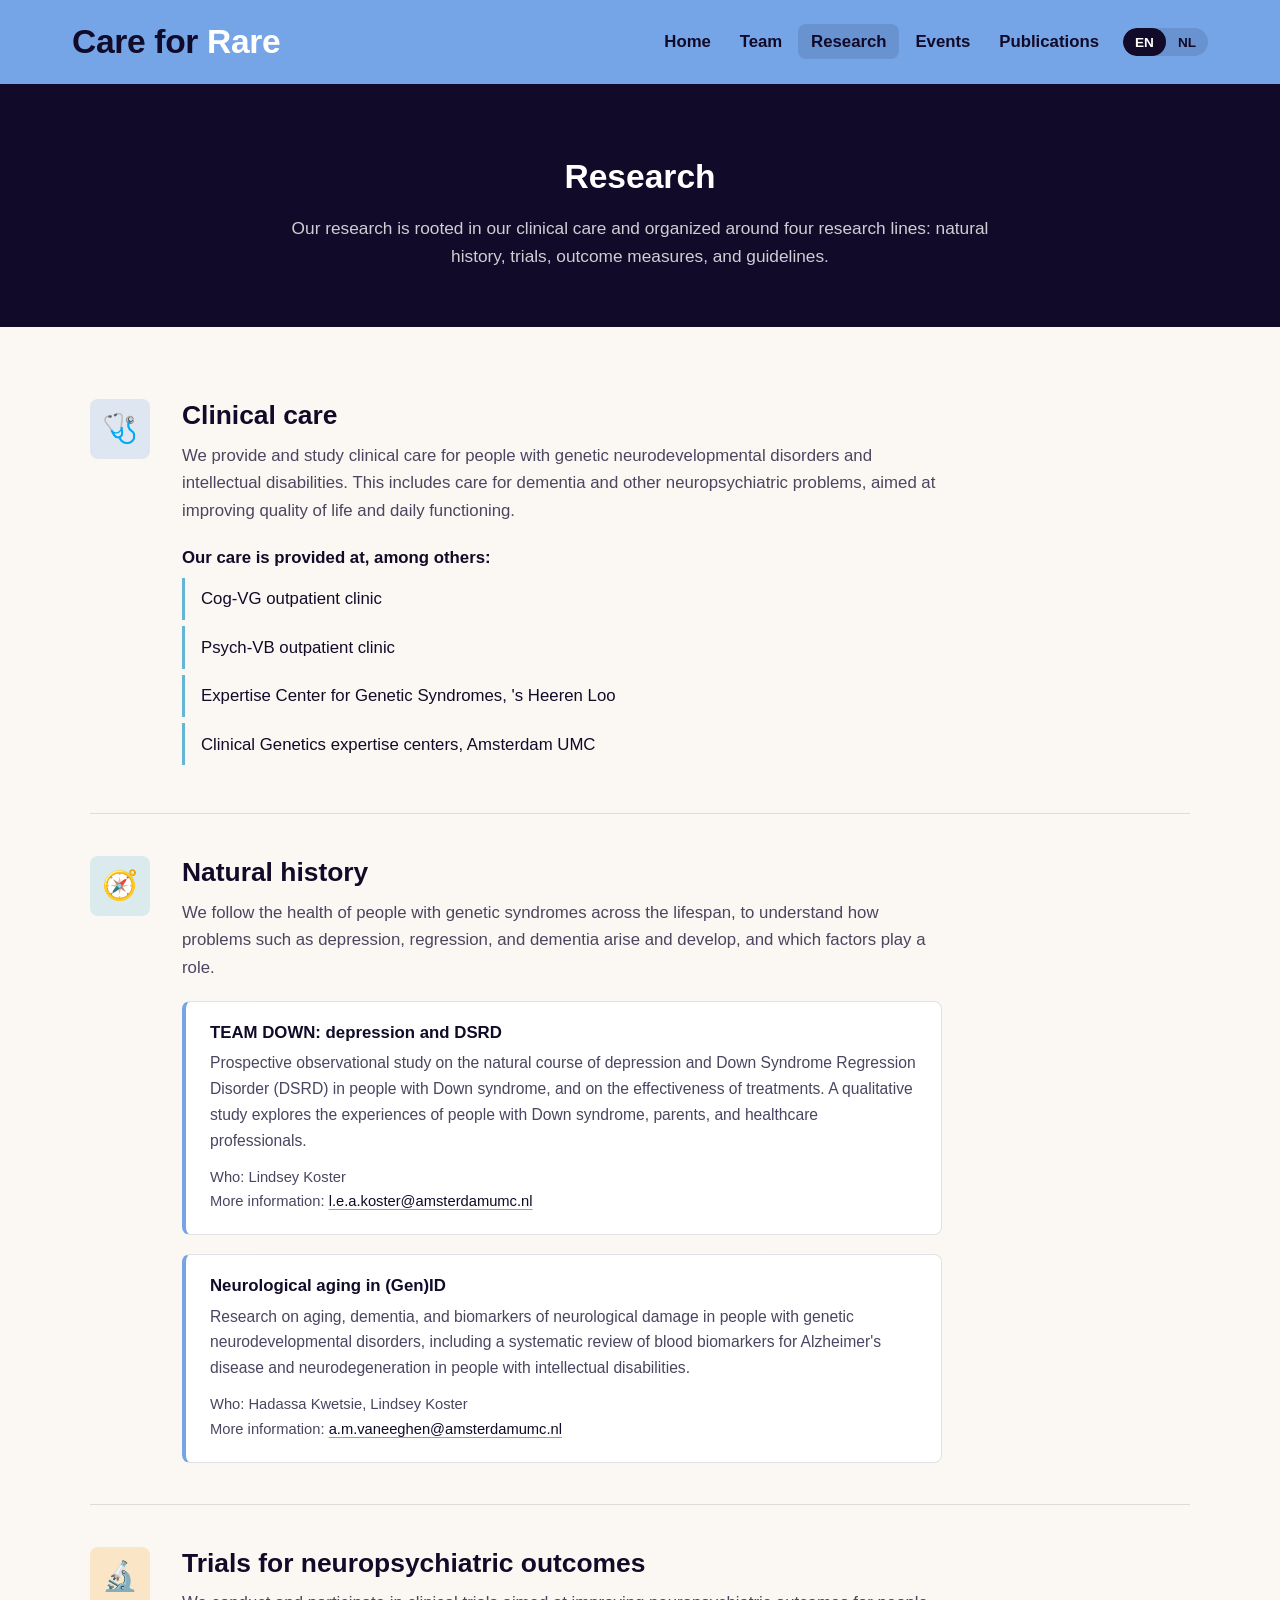
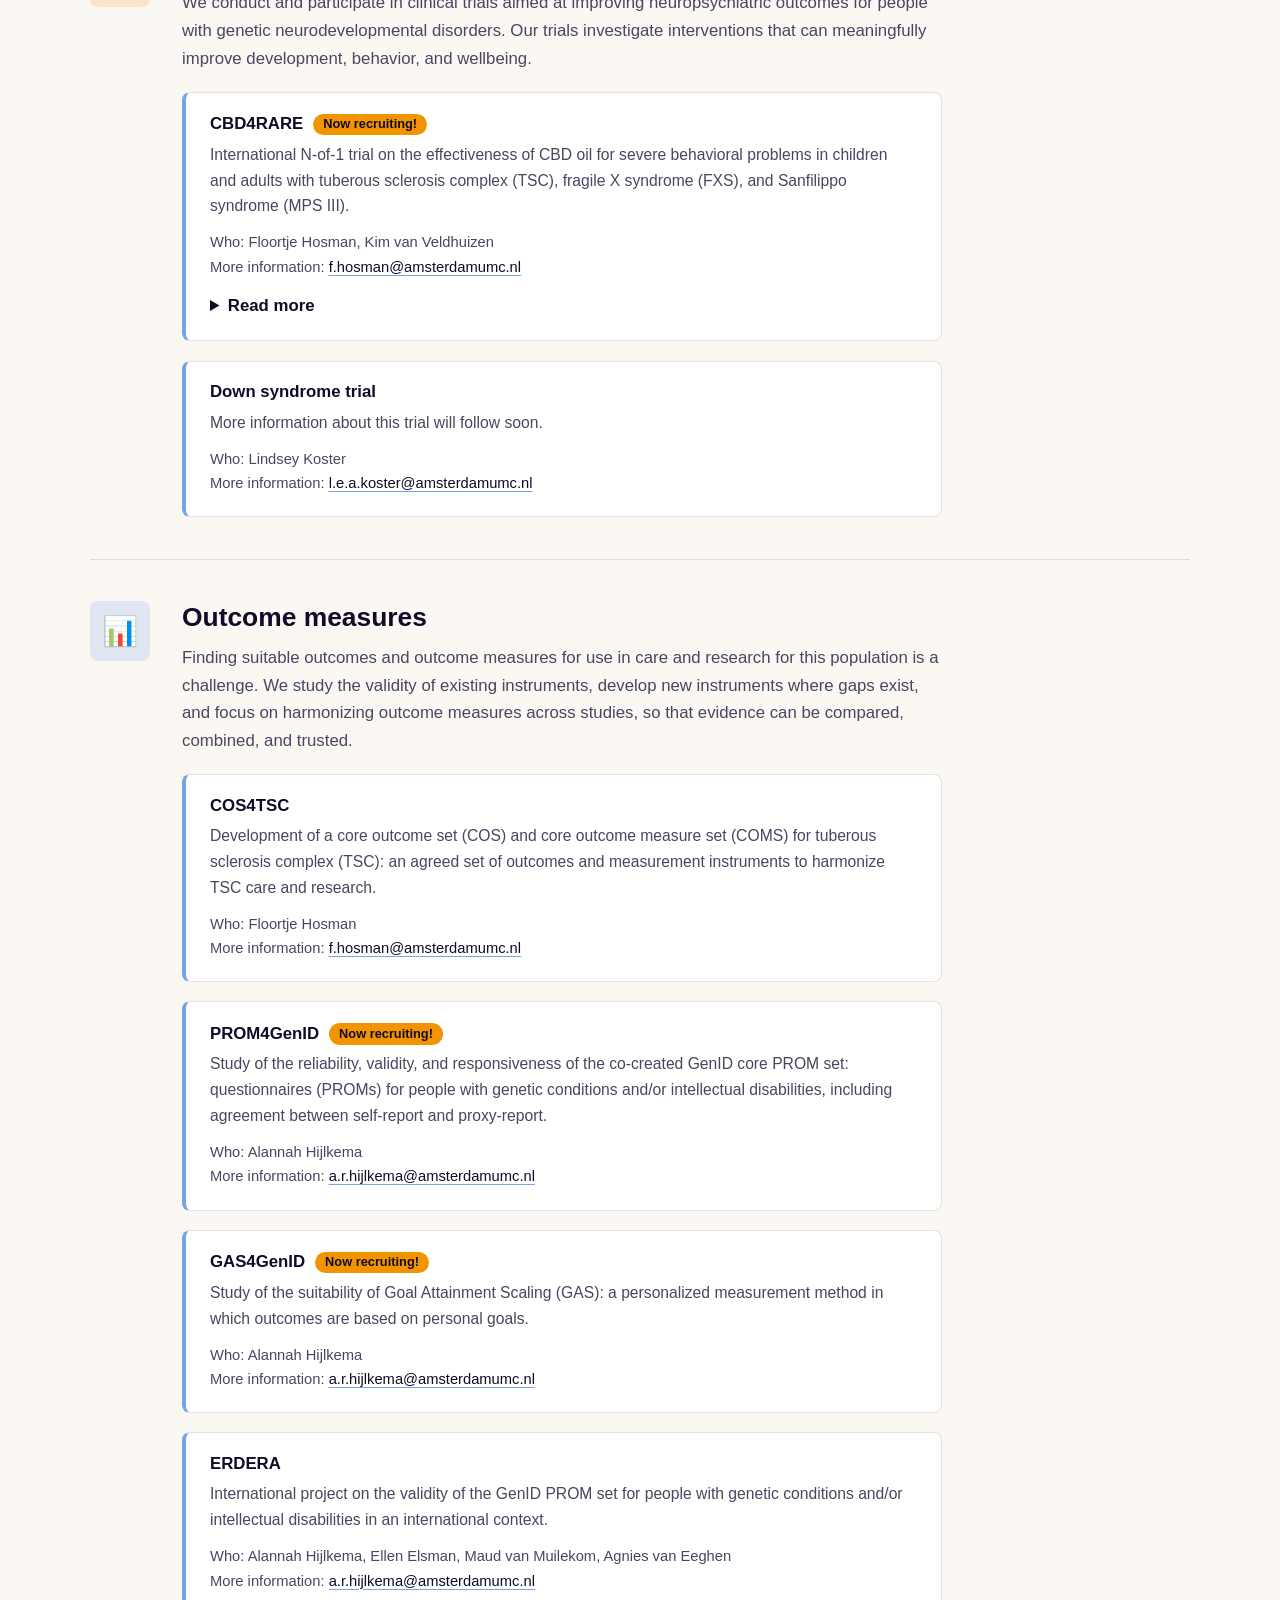
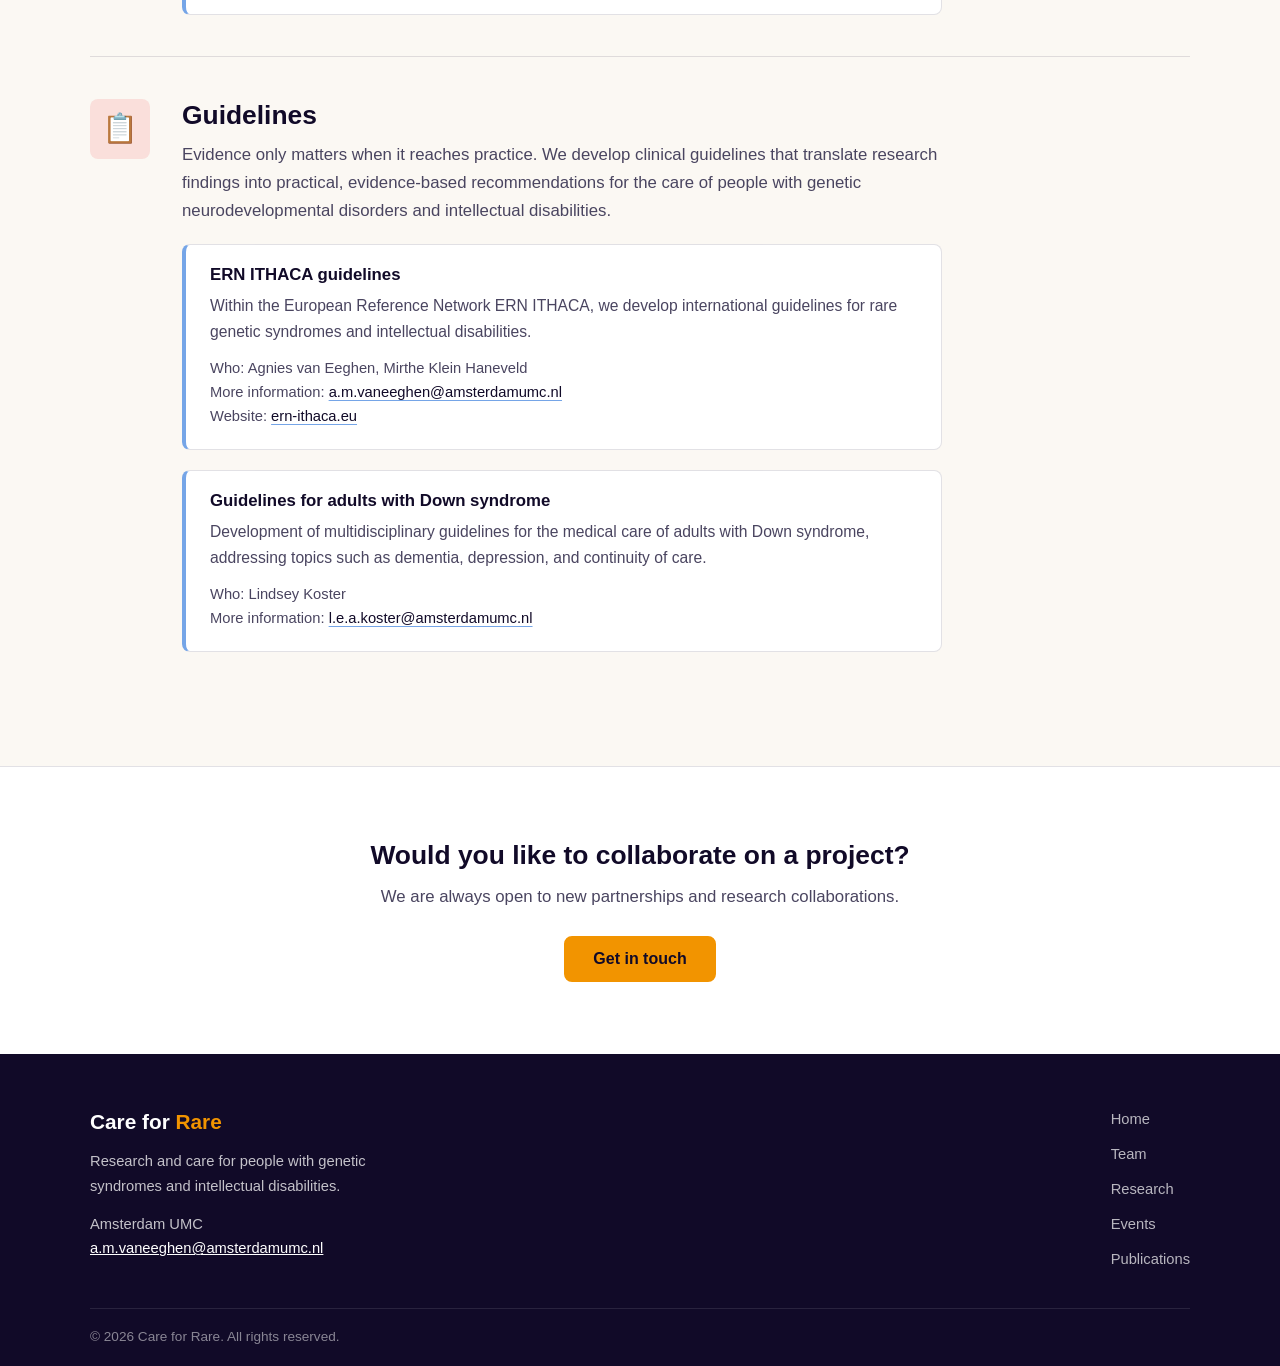
<file: research.html>
<!DOCTYPE html>
<html lang="en">
<head>
  <meta charset="UTF-8">
  <meta name="viewport" content="width=device-width, initial-scale=1.0">
  <title>Research | Care for Rare</title>
  <meta name="description" content="Research and care for people with genetic syndromes and intellectual disabilities.">
  <link rel="stylesheet" href="style.css">
</head>
<body>
  <a class="skip-link" href="#main"><span class="lang-en">Skip to content</span><span class="lang-nl">Naar de inhoud</span></a>
  <nav class="navbar" aria-label="Main">
    <div class="nav-container">
      <a href="index.html" class="nav-logo"><span class="lang-en">Care for <span class="accent">Rare</span></span><span class="lang-nl">Zorg voor <span class="accent">Zeldzaam</span></span></a>
      <ul class="nav-links">
        <li><a href="index.html">Home</a></li>
        <li><a href="team.html">Team</a></li>
        <li><a href="research.html" class="active" aria-current="page"><span class="lang-en">Research</span><span class="lang-nl">Onderzoek</span></a></li>
        <li><a href="events.html"><span class="lang-en">Events</span><span class="lang-nl">Evenementen</span></a></li>
        <li><a href="publications.html"><span class="lang-en">Publications</span><span class="lang-nl">Publicaties</span></a></li>
        <li>
          <div class="lang-switch" role="group" aria-label="Language">
            <button type="button" data-lang="en" class="active">EN</button>
            <button type="button" data-lang="nl">NL</button>
          </div>
        </li>
      </ul>
      <button class="nav-toggle" type="button" aria-label="Menu" aria-expanded="false">
        <span></span><span></span><span></span>
      </button>
    </div>
  </nav>

  <main id="main">
    <section class="page-hero">
      <div class="hero-content">
        <h1 class="lang-en">Research</h1><h1 class="lang-nl">Onderzoek</h1>
        <p class="lang-en">Our research is rooted in our clinical care and organized around four research lines: natural history, trials, outcome measures, and guidelines.</p><p class="lang-nl">Ons onderzoek is verbonden met onze klinische zorg en georganiseerd rond vier onderzoekslijnen: natuurlijk beloop, trials, uitkomstmaten en richtlijnen.</p>
      </div>
    </section>

    <section class="section">
      <div class="container">
        <div class="research-row" id="clinical-care">
          <div class="research-icon bg-blue" aria-hidden="true">🩺</div>
          <div class="research-body">
            <h2 class="lang-en">Clinical care</h2><h2 class="lang-nl">Klinische zorg</h2>
            <p class="lang-en">We provide and study clinical care for people with genetic neurodevelopmental disorders and intellectual disabilities. This includes care for dementia and other neuropsychiatric problems, aimed at improving quality of life and daily functioning.</p><p class="lang-nl">Wij bieden en bestuderen klinische zorg voor mensen met genetische neurobiologische ontwikkelingsstoornissen en verstandelijke beperkingen. Dit omvat zorg bij onder meer dementie en andere neuropsychiatrische problemen, met als doel de kwaliteit van leven en het dagelijks functioneren te verbeteren.</p>
            <p class="lang-en list-intro">Our care is provided at, among others:</p><p class="lang-nl list-intro">Onze zorg vindt onder meer plaats bij:</p>
            <ul class="plain-list"><li><span class="lang-en">Cog-VG outpatient clinic</span><span class="lang-nl">Cog-VG poli</span></li><li><span class="lang-en">Psych-VB outpatient clinic</span><span class="lang-nl">Psych-VB poli</span></li><li><span class="lang-en">Expertise Center for Genetic Syndromes, 's Heeren Loo</span><span class="lang-nl">Expertisecentrum genetische syndromen, 's Heeren Loo</span></li><li><span class="lang-en">Clinical Genetics expertise centers, Amsterdam UMC</span><span class="lang-nl">Expertisecentra klinische genetica, Amsterdam UMC</span></li></ul>
          </div>
        </div>
        <div class="research-row" id="natural-history">
          <div class="research-icon bg-teal" aria-hidden="true">🧭</div>
          <div class="research-body">
            <h2 class="lang-en">Natural history</h2><h2 class="lang-nl">Natuurlijk beloop</h2>
            <p class="lang-en">We follow the health of people with genetic syndromes across the lifespan, to understand how problems such as depression, regression, and dementia arise and develop, and which factors play a role.</p><p class="lang-nl">Wij volgen de gezondheid van mensen met genetische syndromen over de levensloop. Zo krijgen we zicht op hoe problemen zoals depressie, regressie en dementie ontstaan en verlopen, en welke factoren daarbij een rol spelen.</p>
            <article class="project" id="team-down">
              <h4><span class="lang-en">TEAM DOWN: depression and DSRD</span><span class="lang-nl">TEAM DOWN: depressie en DSRD</span></h4>
              <p class="lang-en">Prospective observational study on the natural course of depression and Down Syndrome Regression Disorder (DSRD) in people with Down syndrome, and on the effectiveness of treatments. A qualitative study explores the experiences of people with Down syndrome, parents, and healthcare professionals.</p><p class="lang-nl">Prospectieve observationele studie naar het natuurlijk beloop van depressie en Down Syndrome Regression Disorder (DSRD) bij mensen met downsyndroom, en naar de effectiviteit van behandelingen. Een kwalitatieve studie brengt de ervaringen van mensen met downsyndroom, ouders en zorgprofessionals in kaart.</p>
              <p class="project-meta"><span class="lang-en">Who</span><span class="lang-nl">Wie</span>: Lindsey Koster<br><span class="lang-en">More information</span><span class="lang-nl">Meer informatie</span>: <a href="mailto:l.e.a.koster@amsterdamumc.nl">l.e.a.koster@amsterdamumc.nl</a></p>
            </article>
            <article class="project" id="neurological-aging">
              <h4><span class="lang-en">Neurological aging in (Gen)ID</span><span class="lang-nl">Neurologische veroudering bij (Gen)ID</span></h4>
              <p class="lang-en">Research on aging, dementia, and biomarkers of neurological damage in people with genetic neurodevelopmental disorders, including a systematic review of blood biomarkers for Alzheimer's disease and neurodegeneration in people with intellectual disabilities.</p><p class="lang-nl">Onderzoek naar veroudering, dementie en biomarkers voor neurologische schade bij mensen met genetische ontwikkelingsstoornissen, waaronder een systematische review naar bloedbiomarkers voor de ziekte van Alzheimer en neurodegeneratie bij mensen met verstandelijke beperkingen.</p>
              <p class="project-meta"><span class="lang-en">Who</span><span class="lang-nl">Wie</span>: Hadassa Kwetsie, Lindsey Koster<br><span class="lang-en">More information</span><span class="lang-nl">Meer informatie</span>: <a href="mailto:a.m.vaneeghen@amsterdamumc.nl">a.m.vaneeghen@amsterdamumc.nl</a></p>
            </article>
          </div>
        </div>
        <div class="research-row" id="trials">
          <div class="research-icon bg-orange" aria-hidden="true">🔬</div>
          <div class="research-body">
            <h2 class="lang-en">Trials for neuropsychiatric outcomes</h2><h2 class="lang-nl">Trials voor neuropsychiatrische uitkomsten</h2>
            <p class="lang-en">We conduct and participate in clinical trials aimed at improving neuropsychiatric outcomes for people with genetic neurodevelopmental disorders. Our trials investigate interventions that can meaningfully improve development, behavior, and wellbeing.</p><p class="lang-nl">Wij voeren klinische trials uit en nemen deel aan trials gericht op het verbeteren van neuropsychiatrische uitkomsten voor mensen met genetische neurobiologische ontwikkelingsstoornissen. Met onze trials onderzoeken wij interventies die de ontwikkeling, het gedrag en het welzijn wezenlijk kunnen verbeteren.</p>
            <article class="project" id="cbd4rare">
              <h4>CBD4RARE <a class="badge" href="mailto:f.hosman@amsterdamumc.nl"><span class="lang-en">Now recruiting!</span><span class="lang-nl">Deelnemers gezocht!</span></a></h4>
              <p class="lang-en">International N-of-1 trial on the effectiveness of CBD oil for severe behavioral problems in children and adults with tuberous sclerosis complex (TSC), fragile X syndrome (FXS), and Sanfilippo syndrome (MPS III).</p><p class="lang-nl">Internationale N-of-1-trial naar de effectiviteit van CBD-olie bij ernstige gedragsproblemen bij kinderen en volwassenen met tubereuze sclerose complex (TSC), fragiele-X-syndroom (FXS) en de ziekte van Sanfilippo (MPS III).</p>
              <p class="project-meta"><span class="lang-en">Who</span><span class="lang-nl">Wie</span>: Floortje Hosman, Kim van Veldhuizen<br><span class="lang-en">More information</span><span class="lang-nl">Meer informatie</span>: <a href="mailto:f.hosman@amsterdamumc.nl">f.hosman@amsterdamumc.nl</a></p>
              <details class="more">
                <summary><span class="lang-en">Read more</span><span class="lang-nl">Lees meer</span></summary>
                <div class="lang-nl"><p>Mensen met zeldzame genetische syndromen en/of een verstandelijke beperking hebben vaak last van angst of slaapproblemen. Dat kan zich uiten in gedragsproblemen zoals agitatie, agressie en zelfbeschadigend gedrag. Vanuit cliënten en hun naasten is er veel vraag om de werking van CBD-olie bij deze klachten te onderzoeken. Eerder onderzoek laat positieve effecten zien van CBD-olie bij epilepsie binnen deze doelgroep, met beperkte bijwerkingen.</p><p>CBD4RARE onderzoekt of CBD-olie effectief is bij de behandeling van ernstige gedragsproblemen bij kinderen en volwassenen met TSC, FXS en MPS III. Het is een internationale studie, in samenwerking met EpiCom.</p><p>De studie heeft een N-of-1-opzet: iedere deelnemer krijgt meerdere keren afwisselend CBD-olie en placebo. Zo kunnen we per persoon bekijken of CBD-olie effect heeft, en de resultaten ook op groepsniveau analyseren. De studie is gerandomiseerd, geblindeerd en placebogecontroleerd, en duurt ongeveer een jaar.</p></div>
                <div class="lang-en"><p>People with rare genetic syndromes and/or intellectual disabilities often experience anxiety or sleep problems. These can show as behavioral problems such as agitation, aggression, and self-injurious behavior. Clients and their families have strongly requested research into the effects of CBD oil on these symptoms. Previous research shows positive effects of CBD oil on epilepsy in this population, with limited side effects.</p><p>CBD4RARE investigates whether CBD oil is effective in treating severe behavioral problems in children and adults with TSC, FXS, and MPS III. It is an international study, in collaboration with EpiCom.</p><p>The study uses an N-of-1 design: each participant alternately receives CBD oil and placebo several times. This allows us to assess the effect of CBD oil per person, while also analyzing results at group level. The study is randomized, blinded, and placebo-controlled, and lasts about one year.</p></div>
              </details>
            </article>
            <article class="project" id="down-syndrome-trial">
              <h4><span class="lang-en">Down syndrome trial</span><span class="lang-nl">Trial downsyndroom</span></h4>
              <p class="lang-en">More information about this trial will follow soon.</p><p class="lang-nl">Meer informatie over deze trial volgt binnenkort.</p>
              <p class="project-meta"><span class="lang-en">Who</span><span class="lang-nl">Wie</span>: Lindsey Koster<br><span class="lang-en">More information</span><span class="lang-nl">Meer informatie</span>: <a href="mailto:l.e.a.koster@amsterdamumc.nl">l.e.a.koster@amsterdamumc.nl</a></p>
            </article>
          </div>
        </div>
        <div class="research-row" id="outcomes">
          <div class="research-icon bg-blue" aria-hidden="true">📊</div>
          <div class="research-body">
            <h2 class="lang-en">Outcome measures</h2><h2 class="lang-nl">Uitkomstmaten</h2>
            <p class="lang-en">Finding suitable outcomes and outcome measures for use in care and research for this population is a challenge. We study the validity of existing instruments, develop new instruments where gaps exist, and focus on harmonizing outcome measures across studies, so that evidence can be compared, combined, and trusted.</p><p class="lang-nl">Het vinden van geschikte uitkomsten en uitkomstmaten voor gebruik in zorg en onderzoek voor deze populatie is een uitdaging. Wij bestuderen de validiteit van bestaande instrumenten, ontwikkelen nieuwe instrumenten waar lacunes bestaan, en richten ons op het harmoniseren van uitkomstmaten tussen studies, zodat bewijs vergeleken, gecombineerd en vertrouwd kan worden.</p>
            <article class="project" id="cos4tsc">
              <h4>COS4TSC</h4>
              <p class="lang-en">Development of a core outcome set (COS) and core outcome measure set (COMS) for tuberous sclerosis complex (TSC): an agreed set of outcomes and measurement instruments to harmonize TSC care and research.</p><p class="lang-nl">Ontwikkeling van een core outcome set (COS) en core outcome measure set (COMS) voor tubereuze sclerose complex (TSC): een afgestemde set van uitkomsten en meetinstrumenten om TSC-zorg en -onderzoek te harmoniseren.</p>
              <p class="project-meta"><span class="lang-en">Who</span><span class="lang-nl">Wie</span>: Floortje Hosman<br><span class="lang-en">More information</span><span class="lang-nl">Meer informatie</span>: <a href="mailto:f.hosman@amsterdamumc.nl">f.hosman@amsterdamumc.nl</a></p>
            </article>
            <article class="project" id="prom4genid">
              <h4>PROM4GenID <a class="badge" href="mailto:a.r.hijlkema@amsterdamumc.nl"><span class="lang-en">Now recruiting!</span><span class="lang-nl">Deelnemers gezocht!</span></a></h4>
              <p class="lang-en">Study of the reliability, validity, and responsiveness of the co-created GenID core PROM set: questionnaires (PROMs) for people with genetic conditions and/or intellectual disabilities, including agreement between self-report and proxy-report.</p><p class="lang-nl">Onderzoek naar de betrouwbaarheid, validiteit en responsiviteit van de samen ontwikkelde GenID core PROM-set: vragenlijsten (PROMs) voor mensen met genetische aandoeningen en/of verstandelijke beperkingen, inclusief de overeenstemming tussen zelfrapportage en rapportage door naasten.</p>
              <p class="project-meta"><span class="lang-en">Who</span><span class="lang-nl">Wie</span>: Alannah Hijlkema<br><span class="lang-en">More information</span><span class="lang-nl">Meer informatie</span>: <a href="mailto:a.r.hijlkema@amsterdamumc.nl">a.r.hijlkema@amsterdamumc.nl</a></p>
            </article>
            <article class="project" id="gas4genid">
              <h4>GAS4GenID <a class="badge" href="mailto:a.r.hijlkema@amsterdamumc.nl"><span class="lang-en">Now recruiting!</span><span class="lang-nl">Deelnemers gezocht!</span></a></h4>
              <p class="lang-en">Study of the suitability of Goal Attainment Scaling (GAS): a personalized measurement method in which outcomes are based on personal goals.</p><p class="lang-nl">Onderzoek naar de geschiktheid van Goal Attainment Scaling (GAS): een gepersonaliseerde meetmethode waarbij uitkomsten gebaseerd zijn op persoonlijke doelen.</p>
              <p class="project-meta"><span class="lang-en">Who</span><span class="lang-nl">Wie</span>: Alannah Hijlkema<br><span class="lang-en">More information</span><span class="lang-nl">Meer informatie</span>: <a href="mailto:a.r.hijlkema@amsterdamumc.nl">a.r.hijlkema@amsterdamumc.nl</a></p>
            </article>
            <article class="project" id="erdera">
              <h4>ERDERA</h4>
              <p class="lang-en">International project on the validity of the GenID PROM set for people with genetic conditions and/or intellectual disabilities in an international context.</p><p class="lang-nl">Internationaal project naar de validiteit van de GenID PROM-set voor mensen met genetische aandoeningen en/of verstandelijke beperkingen in een internationale context.</p>
              <p class="project-meta"><span class="lang-en">Who</span><span class="lang-nl">Wie</span>: Alannah Hijlkema, Ellen Elsman, Maud van Muilekom, Agnies van Eeghen<br><span class="lang-en">More information</span><span class="lang-nl">Meer informatie</span>: <a href="mailto:a.r.hijlkema@amsterdamumc.nl">a.r.hijlkema@amsterdamumc.nl</a></p>
            </article>
          </div>
        </div>
        <div class="research-row" id="guidelines">
          <div class="research-icon bg-red" aria-hidden="true">📋</div>
          <div class="research-body">
            <h2 class="lang-en">Guidelines</h2><h2 class="lang-nl">Richtlijnen</h2>
            <p class="lang-en">Evidence only matters when it reaches practice. We develop clinical guidelines that translate research findings into practical, evidence-based recommendations for the care of people with genetic neurodevelopmental disorders and intellectual disabilities.</p><p class="lang-nl">Bewijs doet er pas toe wanneer het de praktijk bereikt. Wij ontwikkelen klinische richtlijnen die onderzoeksbevindingen vertalen naar praktische, evidence-based aanbevelingen voor de zorg voor mensen met genetische neurobiologische ontwikkelingsstoornissen en verstandelijke beperkingen.</p>
            <article class="project" id="ern-ithaca">
              <h4><span class="lang-en">ERN ITHACA guidelines</span><span class="lang-nl">Richtlijnen ERN ITHACA</span></h4>
              <p class="lang-en">Within the European Reference Network ERN ITHACA, we develop international guidelines for rare genetic syndromes and intellectual disabilities.</p><p class="lang-nl">Binnen het Europees Referentienetwerk ERN ITHACA ontwikkelen we internationale richtlijnen voor zeldzame genetische syndromen en verstandelijke beperkingen.</p>
              <p class="project-meta"><span class="lang-en">Who</span><span class="lang-nl">Wie</span>: Agnies van Eeghen, Mirthe Klein Haneveld<br><span class="lang-en">More information</span><span class="lang-nl">Meer informatie</span>: <a href="mailto:a.m.vaneeghen@amsterdamumc.nl">a.m.vaneeghen@amsterdamumc.nl</a><br><span class="lang-en">Website</span><span class="lang-nl">Website</span>: <a href="https://ern-ithaca.eu" target="_blank" rel="noopener">ern-ithaca.eu</a></p>
            </article>
            <article class="project" id="down-syndrome-guidelines">
              <h4><span class="lang-en">Guidelines for adults with Down syndrome</span><span class="lang-nl">Richtlijnen volwassenen met downsyndroom</span></h4>
              <p class="lang-en">Development of multidisciplinary guidelines for the medical care of adults with Down syndrome, addressing topics such as dementia, depression, and continuity of care.</p><p class="lang-nl">Ontwikkeling van multidisciplinaire richtlijnen voor de medische zorg voor volwassenen met downsyndroom, met onder meer aandacht voor dementie, depressie en continuïteit van zorg.</p>
              <p class="project-meta"><span class="lang-en">Who</span><span class="lang-nl">Wie</span>: Lindsey Koster<br><span class="lang-en">More information</span><span class="lang-nl">Meer informatie</span>: <a href="mailto:l.e.a.koster@amsterdamumc.nl">l.e.a.koster@amsterdamumc.nl</a></p>
            </article>
          </div>
        </div>
      </div>
    </section>

    <section class="cta-band">
      <div class="container">
        <h2 class="lang-en">Would you like to collaborate on a project?</h2><h2 class="lang-nl">Samenwerken aan een project?</h2>
        <p class="lang-en">We are always open to new partnerships and research collaborations.</p><p class="lang-nl">Wij staan altijd open voor nieuwe samenwerkingen en onderzoekspartnerschappen.</p>
        <a href="mailto:a.m.vaneeghen@amsterdamumc.nl" class="btn btn-primary"><span class="lang-en">Get in touch</span><span class="lang-nl">Neem contact op</span></a>
      </div>
    </section>
  </main>

  <footer class="footer">
    <div class="footer-content">
      <div>
        <div class="footer-logo"><span class="lang-en">Care for <span class="accent">Rare</span></span><span class="lang-nl">Zorg voor <span class="accent">Zeldzaam</span></span></div>
        <p><span class="lang-en">Research and care for people with genetic syndromes and intellectual disabilities.</span><span class="lang-nl">Onderzoek en zorg voor mensen met genetische syndromen en verstandelijke beperkingen.</span></p>
        <p class="footer-contact">Amsterdam UMC<br><a href="mailto:a.m.vaneeghen@amsterdamumc.nl">a.m.vaneeghen@amsterdamumc.nl</a></p>
      </div>
      <ul class="footer-links">
        <li><a href="index.html">Home</a></li>
        <li><a href="team.html">Team</a></li>
        <li><a href="research.html"><span class="lang-en">Research</span><span class="lang-nl">Onderzoek</span></a></li>
        <li><a href="events.html"><span class="lang-en">Events</span><span class="lang-nl">Evenementen</span></a></li>
        <li><a href="publications.html"><span class="lang-en">Publications</span><span class="lang-nl">Publicaties</span></a></li>
      </ul>
    </div>
    <div class="footer-bottom">
      <p>&copy; 2026 <span class="lang-en">Care for Rare</span><span class="lang-nl">Zorg voor Zeldzaam</span>. <span class="lang-en">All rights reserved.</span><span class="lang-nl">Alle rechten voorbehouden.</span></p>
    </div>
  </footer>

  <script src="script.js"></script>
</body>
</html>
</file>
<file: style.css>
/* ================================================================
   CARE FOR RARE / ZORG VOOR ZELDZAAM  style.css
   Palette
     --navy      #110A28  hero, dark sections, footer, text
     --red       #E6000F  accent (sparingly)
     --orange    #F29400  buttons, numbers, recruiting label
     --blue      #75A5E7  navbar, highlights
     --sky       #65B5D5  secondary accent
     --beige     #FBF8F3  page background
================================================================ */

*, *::before, *::after { box-sizing: border-box; margin: 0; padding: 0; }

:root {
  --navy: #110A28;
  --red: #E6000F;
  --orange: #F29400;
  --blue: #75A5E7;
  --sky: #65B5D5;
  --beige: #FBF8F3;
  --card: #FFFFFF;
  --white: #FFFFFF;
  --text: #110A28;
  --text-soft: #4A4560;
  --line: rgba(17,10,40,0.12);
  --radius: 8px;
  --nav-h: 84px;
  --logo-size: clamp(1.5rem, 3.2vw, 2.1rem);
  --font: Calibri, Carlito, 'Segoe UI', 'Trebuchet MS', Arial, sans-serif;
}

html { scroll-behavior: smooth; scroll-padding-top: calc(var(--nav-h) + 1rem); }
body { font-family: var(--font); background: var(--beige); color: var(--text); line-height: 1.65; font-size: 1.05rem; }
a { color: inherit; }
img { display: block; max-width: 100%; }

html[lang="en"] .lang-nl { display: none !important; }
html[lang="nl"] .lang-en { display: none !important; }

h1, h2, h3, h4 { color: var(--text); line-height: 1.25; }
h1 { font-size: var(--logo-size); font-weight: 700; }
h2 { font-size: clamp(1.3rem, 2.4vw, 1.65rem); font-weight: 700; }
h3 { font-size: 1.12rem; font-weight: 700; }
h4 { font-size: 1.05rem; font-weight: 700; }

:focus-visible { outline: 3px solid var(--orange); outline-offset: 3px; border-radius: 4px; }
.skip-link { position: absolute; left: -9999px; top: 0; background: var(--navy); color: var(--white); padding: .6rem 1rem; z-index: 200; }
.skip-link:focus { left: 1rem; top: 1rem; }

/* ── NAVBAR ── */
.navbar { position: sticky; top: 0; z-index: 100; background: var(--blue); transition: box-shadow .2s; }
.navbar.scrolled { box-shadow: 0 2px 18px rgba(17,10,40,.18); }
.nav-container { max-width: 1200px; margin: 0 auto; padding: 0 2rem; height: var(--nav-h);
  display: flex; align-items: center; justify-content: space-between; gap: 1rem; }
.nav-logo { font-size: var(--logo-size); font-weight: 700; color: var(--navy); text-decoration: none; letter-spacing: -.01em; flex-shrink: 0; }
.nav-logo .accent { color: var(--white); }
.nav-links { display: flex; align-items: center; gap: .2rem; list-style: none; }
.nav-links a { color: var(--navy); font-weight: 700; padding: .5rem .8rem; border-radius: var(--radius); text-decoration: none; transition: background .15s; }
.nav-links a:hover, .nav-links a.active { background: rgba(17,10,40,.12); }
.lang-switch { display: flex; background: rgba(17,10,40,.12); border-radius: 20px; overflow: hidden; margin-left: .5rem; }
.lang-switch button { border: none; background: transparent; color: var(--navy); font: 700 .85rem var(--font); padding: .4rem .75rem; cursor: pointer; border-radius: 20px; }
.lang-switch button.active { background: var(--navy); color: var(--white); }
.nav-toggle { display: none; flex-direction: column; gap: 5px; background: none; border: none; cursor: pointer; padding: 6px; }
.nav-toggle span { display: block; width: 26px; height: 2px; background: var(--navy); border-radius: 2px; }

/* ── HERO ── */
.hero, .page-hero { background: var(--navy); color: var(--white); text-align: center; }
.hero { padding: 3.5rem 2rem 3rem; }
.page-hero { padding: 4.5rem 2rem 3.5rem; }
.hero .hero-content { max-width: 1100px; margin: 0 auto; }
.page-hero .hero-content { max-width: 700px; margin: 0 auto; }
.hero h1, .page-hero h1 { color: var(--white); margin-bottom: 1rem; }
.hero-lead { font-size: clamp(1.15rem, 2vw, 1.35rem); line-height: 1.55; color: var(--white); margin-bottom: 1.2rem; }
.hero-body { color: rgba(255,255,255,.82); margin-bottom: 1rem; }
.hl { color: var(--blue); font-weight: 700; }
.page-hero p { color: rgba(255,255,255,.8); font-size: 1.08rem; }
.hero-cta { display: flex; gap: 1rem; flex-wrap: wrap; justify-content: center; margin-top: 1.4rem; }

/* ── BUTTONS ── */
.btn { display: inline-block; padding: .75rem 1.7rem; border-radius: var(--radius); font: 700 1rem var(--font);
  text-decoration: none; border: 2px solid transparent; transition: background .2s, border-color .2s, color .2s; }
.btn-primary { background: var(--orange); border-color: var(--orange); color: var(--navy); }
.btn-ghost { background: var(--orange); border-color: var(--orange); color: var(--navy); }
.btn-primary:hover, .btn-ghost:hover { background: var(--blue); border-color: var(--blue); color: var(--navy); }

/* ── SECTIONS ── */
.section { padding: 4.5rem 2rem; }
.section-tight { padding-top: 0; }
.section-dark { background: var(--navy); color: var(--white); }
.section-dark h2, .section-dark h3 { color: var(--white); }
.container { max-width: 1100px; margin: 0 auto; }
.container.narrow { max-width: 820px; }
.section-heading { font-size: var(--logo-size); text-align: center; margin-bottom: .8rem; }
.section-intro { text-align: center; color: var(--text-soft); margin-bottom: 2.2rem; }
.section-title { margin-bottom: 1.2rem; }
.empty-state { color: var(--text-soft); background: var(--card); border: 1px dashed var(--line); border-radius: var(--radius); padding: 1.4rem 1.6rem; }

/* ── THEME CARDS ── */
.theme-grid { display: grid; grid-template-columns: repeat(auto-fit, minmax(230px, 1fr)); gap: 1.4rem; }
.theme-card { display: block; background: var(--card); border: 1px solid var(--line); border-top: 4px solid var(--blue);
  border-radius: var(--radius); padding: 1.8rem 1.5rem; text-decoration: none; color: var(--text); transition: border-color .2s; }
.theme-card:hover { border-top-color: var(--orange); }
.theme-icon { font-size: 1.9rem; display: block; margin-bottom: .8rem; }
.theme-card h3 { margin-bottom: .45rem; }
.theme-card p { color: var(--text-soft); font-size: .97rem; }

/* ── MISSION ── */
.mission-list { display: flex; flex-direction: column; gap: 2.2rem; margin-top: 2rem; }
.mission-item { display: flex; gap: 1.6rem; align-items: flex-start; }
.mission-num { font-size: 1.7rem; font-weight: 700; color: var(--orange); min-width: 2.6rem; line-height: 1.1; }
.mission-item h3 { margin-bottom: .4rem; }
.mission-item p { color: rgba(255,255,255,.8); }

/* ── CTA ── */
.cta-band { background: var(--card); padding: 4.5rem 2rem; text-align: center; border-top: 1px solid var(--line); }
.cta-band h2 { margin-bottom: .7rem; }
.cta-band p { color: var(--text-soft); margin-bottom: 1.6rem; }

/* ── RESEARCH ── */
.research-row { display: flex; gap: 2rem; align-items: flex-start; padding: 2.6rem 0; border-bottom: 1px solid var(--line); }
.research-row:first-child { padding-top: 0; }
.research-row:last-child { border-bottom: none; }
.research-icon { font-size: 1.8rem; width: 60px; height: 60px; display: flex; align-items: center; justify-content: center; border-radius: var(--radius); flex-shrink: 0; }
.bg-blue { background: rgba(117,165,231,.22); }
.bg-teal { background: rgba(101,181,213,.22); }
.bg-orange { background: rgba(242,148,0,.18); }
.bg-red { background: rgba(230,0,15,.1); }
.research-body { flex: 1; max-width: 760px; }
.research-body > h2 { margin-bottom: .6rem; }
.research-body > p { color: var(--text-soft); }
.list-intro { margin-top: 1.2rem; font-weight: 700; color: var(--text) !important; }
.plain-list { list-style: none; margin-top: .4rem; }
.plain-list li { padding: .45rem 0 .45rem 1rem; border-left: 3px solid var(--sky); margin-bottom: .4rem; }
.project { background: var(--card); border: 1px solid var(--line); border-left: 4px solid var(--blue); border-radius: var(--radius);
  padding: 1.3rem 1.5rem; margin-top: 1.2rem; }
.project h4 { margin-bottom: .4rem; display: flex; flex-wrap: wrap; align-items: center; gap: .6rem; }
.project p { color: var(--text-soft); font-size: .98rem; }
.project-meta { margin-top: .7rem; font-size: .92rem !important; }
.project-meta a, .team-links a, .contact-info-block a, .pub-card a { color: var(--navy); text-decoration-color: var(--blue); text-underline-offset: 3px; }
.badge { display: inline-block; background: var(--orange); color: var(--navy); font-size: .8rem; font-weight: 700;
  padding: .18rem .65rem; border-radius: 20px; text-decoration: none; white-space: nowrap; }
.badge:hover { background: var(--blue); }
.more { margin-top: .8rem; }
.more summary { cursor: pointer; font-weight: 700; color: var(--navy); }
.more p { margin-top: .7rem; }

/* ── TEAM ── */
.team-grid { display: grid; grid-template-columns: repeat(auto-fit, minmax(min(100%, 440px), 1fr)); gap: 1.5rem; }
.team-card { display: flex; gap: 1.3rem; align-items: flex-start; background: var(--card); border: 1px solid var(--line); border-radius: var(--radius); padding: 1.6rem; }
.team-avatar { position: relative; width: 84px; height: 84px; flex-shrink: 0; border-radius: 50%; background: var(--navy); color: var(--white);
  display: flex; align-items: center; justify-content: center; font-weight: 700; overflow: hidden; }
.team-avatar img { position: absolute; inset: 0; width: 100%; height: 100%; object-fit: cover; }
.team-card h3 { margin-bottom: .1rem; }
.team-role { color: var(--text-soft); font-weight: 700; font-size: .92rem; margin-bottom: .6rem; border-bottom: 2px solid var(--orange); display: inline-block; }
.team-card p { font-size: .95rem; color: var(--text-soft); }
.team-links { display: flex; gap: 1rem; margin-top: .8rem; font-weight: 700; }

/* ── EVENTS ── */
.event-list { display: flex; flex-direction: column; gap: 1.1rem; }
.event-card { background: var(--card); border: 1px solid var(--line); border-radius: var(--radius); padding: 1.5rem 1.7rem; }
.event-card h3 { display: flex; flex-wrap: wrap; align-items: center; gap: .6rem; margin-bottom: .4rem; }
.event-card p { color: var(--text-soft); }

/* ── PUBLICATIONS ── */
.year { margin: 2.5rem 0 1rem; color: var(--navy); border-bottom: 3px solid var(--orange); display: inline-block; }
.year:first-child { margin-top: 0; }
.pub-list { display: flex; flex-direction: column; gap: 1rem; }
.pub-card { background: var(--card); border: 1px solid var(--line); border-radius: var(--radius); padding: 1.3rem 1.6rem; }
.pub-meta { font-size: .88rem; color: var(--text-soft); }
.pub-journal { font-weight: 700; }
.pub-card h3 { font-size: 1.05rem; margin: .3rem 0; }
.pub-card p { font-size: .93rem; color: var(--text-soft); }
.pub-project { margin-top: .4rem; font-weight: 700; }

/* ── CONTACT ── */
.contact-grid { display: grid; grid-template-columns: repeat(auto-fit, minmax(250px, 1fr)); gap: 1.4rem; }
.contact-info-block { background: var(--card); border: 1px solid var(--line); border-top: 4px solid var(--blue); border-radius: var(--radius); padding: 1.6rem; }
.contact-info-block h2 { font-size: 1.12rem; margin-bottom: .5rem; }
.contact-info-block p { color: var(--text-soft); }

/* ── FOOTER ── */
.footer { background: var(--navy); color: rgba(255,255,255,.75); padding: 3.2rem 2rem 0; }
.footer-content { max-width: 1100px; margin: 0 auto; display: flex; gap: 3rem; flex-wrap: wrap; justify-content: space-between;
  padding-bottom: 2.2rem; border-bottom: 1px solid rgba(255,255,255,.1); }
.footer-logo { font-size: 1.3rem; font-weight: 700; color: var(--white); margin-bottom: .6rem; }
.footer-logo .accent { color: var(--orange); }
.footer-content > div p { font-size: .92rem; max-width: 320px; }
.footer-contact { margin-top: .9rem; }
.footer-contact a { color: var(--white); }
.footer-links { list-style: none; display: flex; flex-direction: column; gap: .45rem; }
.footer-links a { font-size: .92rem; color: rgba(255,255,255,.7); text-decoration: none; }
.footer-links a:hover { color: var(--white); }
.footer-bottom { max-width: 1100px; margin: 0 auto; padding: 1.1rem 0; font-size: .85rem; color: rgba(255,255,255,.5); }

/* ── RESPONSIVE ── */
@media (max-width: 860px) {
  :root { --nav-h: 70px; }
  .nav-toggle { display: flex; }
  .nav-links { display: none; position: fixed; top: var(--nav-h); left: 0; right: 0; background: var(--blue);
    flex-direction: column; align-items: flex-start; padding: 1rem 1.5rem 1.5rem; box-shadow: 0 8px 20px rgba(17,10,40,.15); }
  .nav-links.open { display: flex; }
  .nav-links li { width: 100%; }
  .nav-links a { display: block; padding: .65rem .5rem; }
  .lang-switch { margin: .6rem 0 0; display: inline-flex; }
  .hero { padding: 3.5rem 1.4rem; }
  .section { padding: 3.2rem 1.4rem; }
  .research-row, .mission-item { flex-direction: column; gap: .9rem; }
  .team-card { flex-direction: column; }
}
@media (prefers-reduced-motion: reduce) { html { scroll-behavior: auto; } * { transition: none !important; } }

/* ── EVENT DETAILS ── */
.event-date { font-weight: 700; color: var(--navy); font-size: .95rem; margin-bottom: .3rem; }
.event-tag { display: inline-block; background: rgba(117,165,231,.25); color: var(--navy); font-size: .78rem; font-weight: 700; padding: .15rem .6rem; border-radius: 20px; }
.btn-small { padding: .45rem 1.1rem; font-size: .92rem; margin-right: .8rem; text-decoration: none !important; }
.event-list + .no-events { display: none; margin-top: 1rem; }
.event-list.is-empty { display: none; }
.event-list.is-empty + .no-events { display: block; }
</file>
